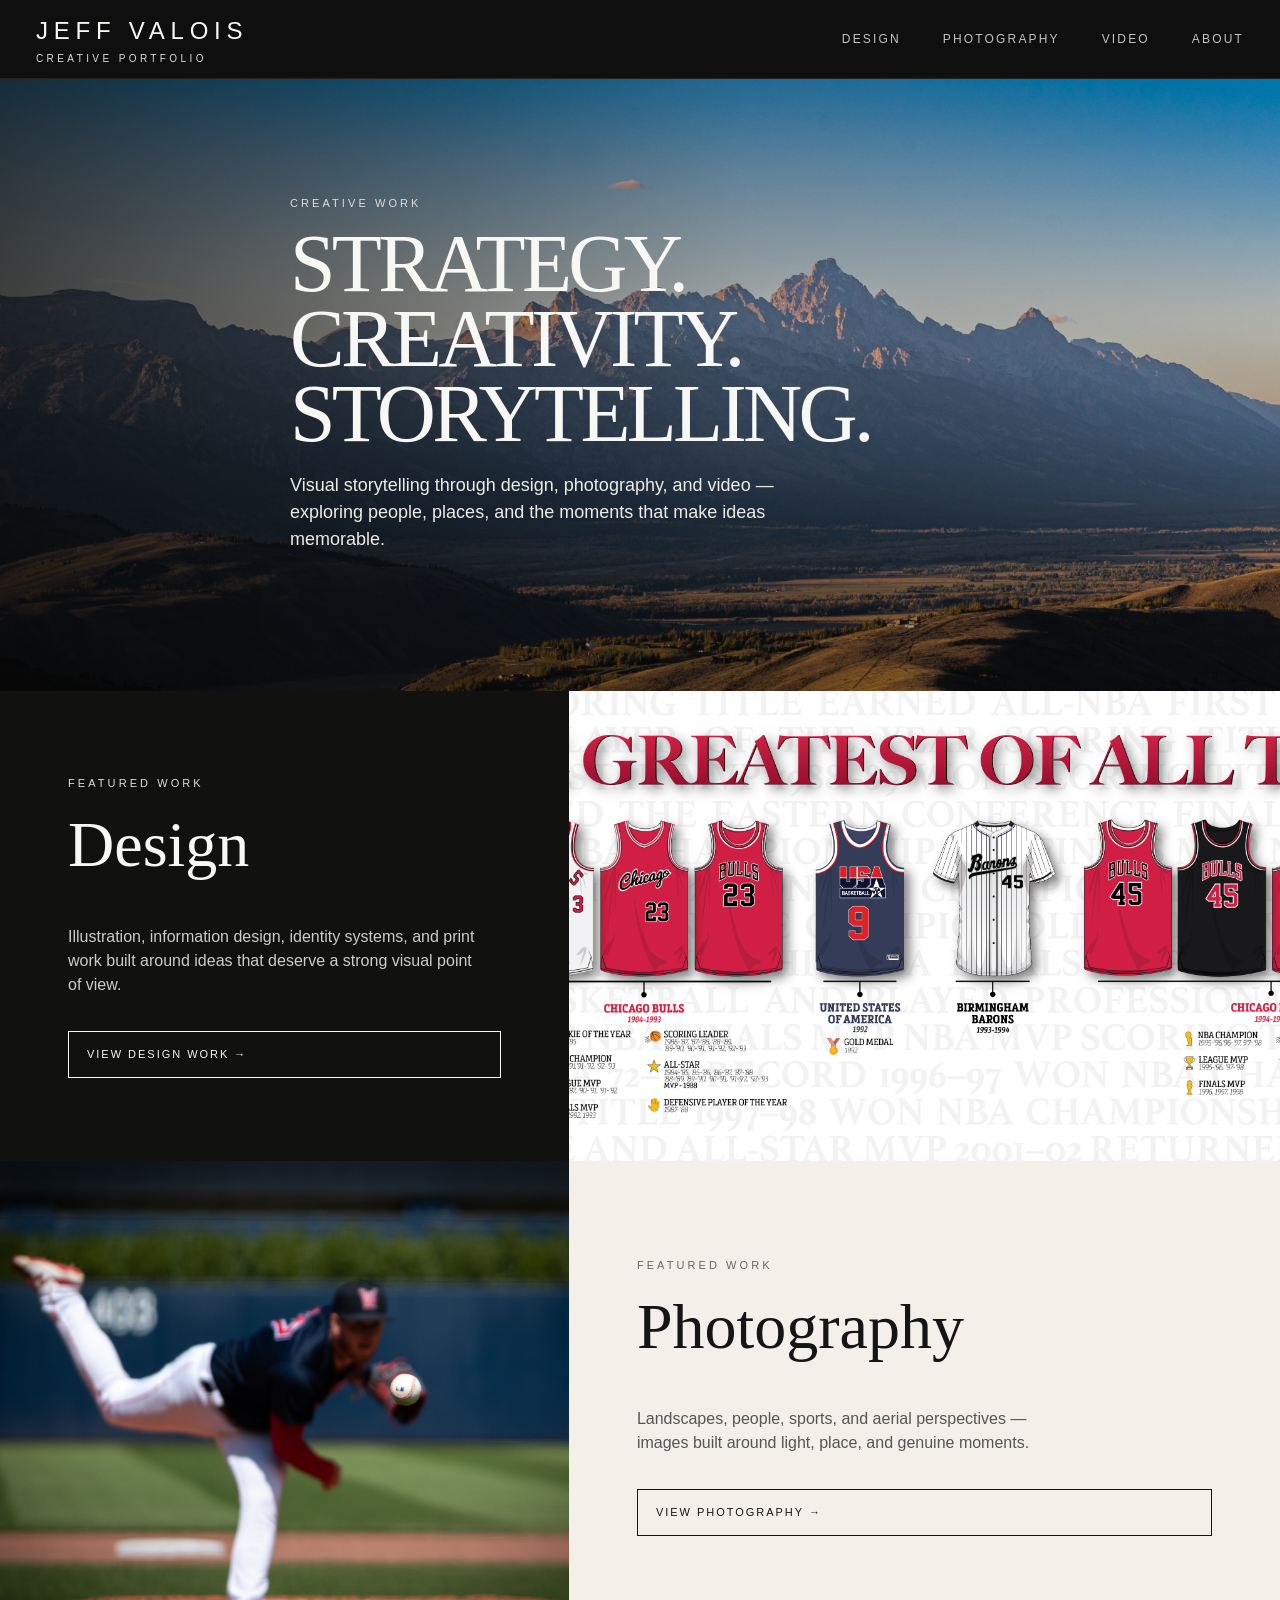
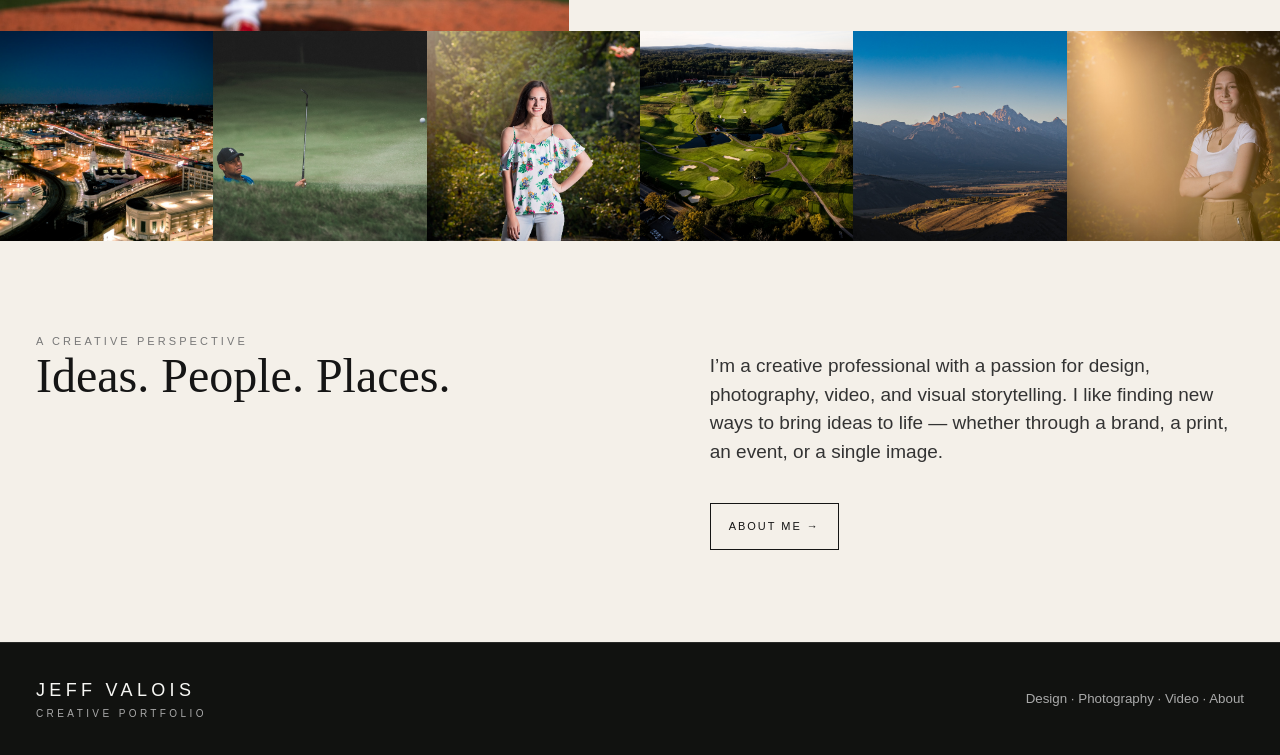
<file: index.html>
<!doctype html><html><head><meta charset="utf-8"><meta name="viewport" content="width=device-width,initial-scale=1"><title>Jeff Valois — Creative Portfolio</title><link rel="stylesheet" href="styles.css"></head><body>
<header class="site-header"><div class="wrap nav"><a class="brand" href="index.html">JEFF VALOIS<small>CREATIVE PORTFOLIO</small></a><nav class="menu"><a href="design.html">Design</a><a href="photography.html">Photography</a><a href="video.html">Video</a><a href="about.html">About</a></nav></div></header>
<section class="hero"><img src="assets/DSC_3585(3).jpg" alt="Mountain landscape"><div class="wrap hero-copy"><div class="eyebrow">Creative work</div><h1 class="display">STRATEGY.<br>CREATIVITY.<br>STORYTELLING.</h1><p>Visual storytelling through design, photography, and video — exploring people, places, and the moments that make ideas memorable.</p></div></section>
<section class="feature-split"><div class="feature-copy"><div class="eyebrow">Featured work</div><h2>Design</h2><p>Illustration, information design, identity systems, and print work built around ideas that deserve a strong visual point of view.</p><a class="button" href="design.html">View design work →</a></div><div class="feature-image"><img src="assets/goat.jpg" alt="The Greatest of All Time print"></div></section>
<section class="feature-split paper"><div class="feature-image"><img src="assets/DSC_6796(1).jpg" alt="Photography"></div><div class="feature-copy"><div class="eyebrow" style="color:#666">Featured work</div><h2>Photography</h2><p style="color:#555">Landscapes, people, sports, and aerial perspectives — images built around light, place, and genuine moments.</p><a class="button" href="photography.html">View photography →</a></div></section>
<div class="photo-strip">
<img src="assets/2(3).jpg" alt="City aerial"><img src="assets/tw-bunker-1(1).jpg" alt="Golf bunker"><img src="assets/bree-6 (1)(2).jpg" alt="Portrait"><img src="assets/DJI_0818(2).jpg" alt="Aerial Golf Photo"><img src="assets/DSC_3585(3).jpg" alt="Grand Teton"><img src="assets/kaylie-11(2).jpg" alt="Portrait at sunset">
</div>
<section class="paper section"><div class="wrap about-grid"><div><div class="eyebrow" style="color:#777">A creative perspective</div><div class="lead">Ideas. People. Places.</div></div><div><p>I’m a creative professional with a passion for design, photography, video, and visual storytelling. I like finding new ways to bring ideas to life — whether through a brand, a print, an event, or a single image.</p><a class="button" href="about.html">About me →</a></div></div></section>
<footer class="footer"><div class="wrap"><div class="brand" style="font-size:18px">JEFF VALOIS<small>CREATIVE PORTFOLIO</small></div><small>Design · Photography · Video · About</small></div></footer>
</body></html>
</file>
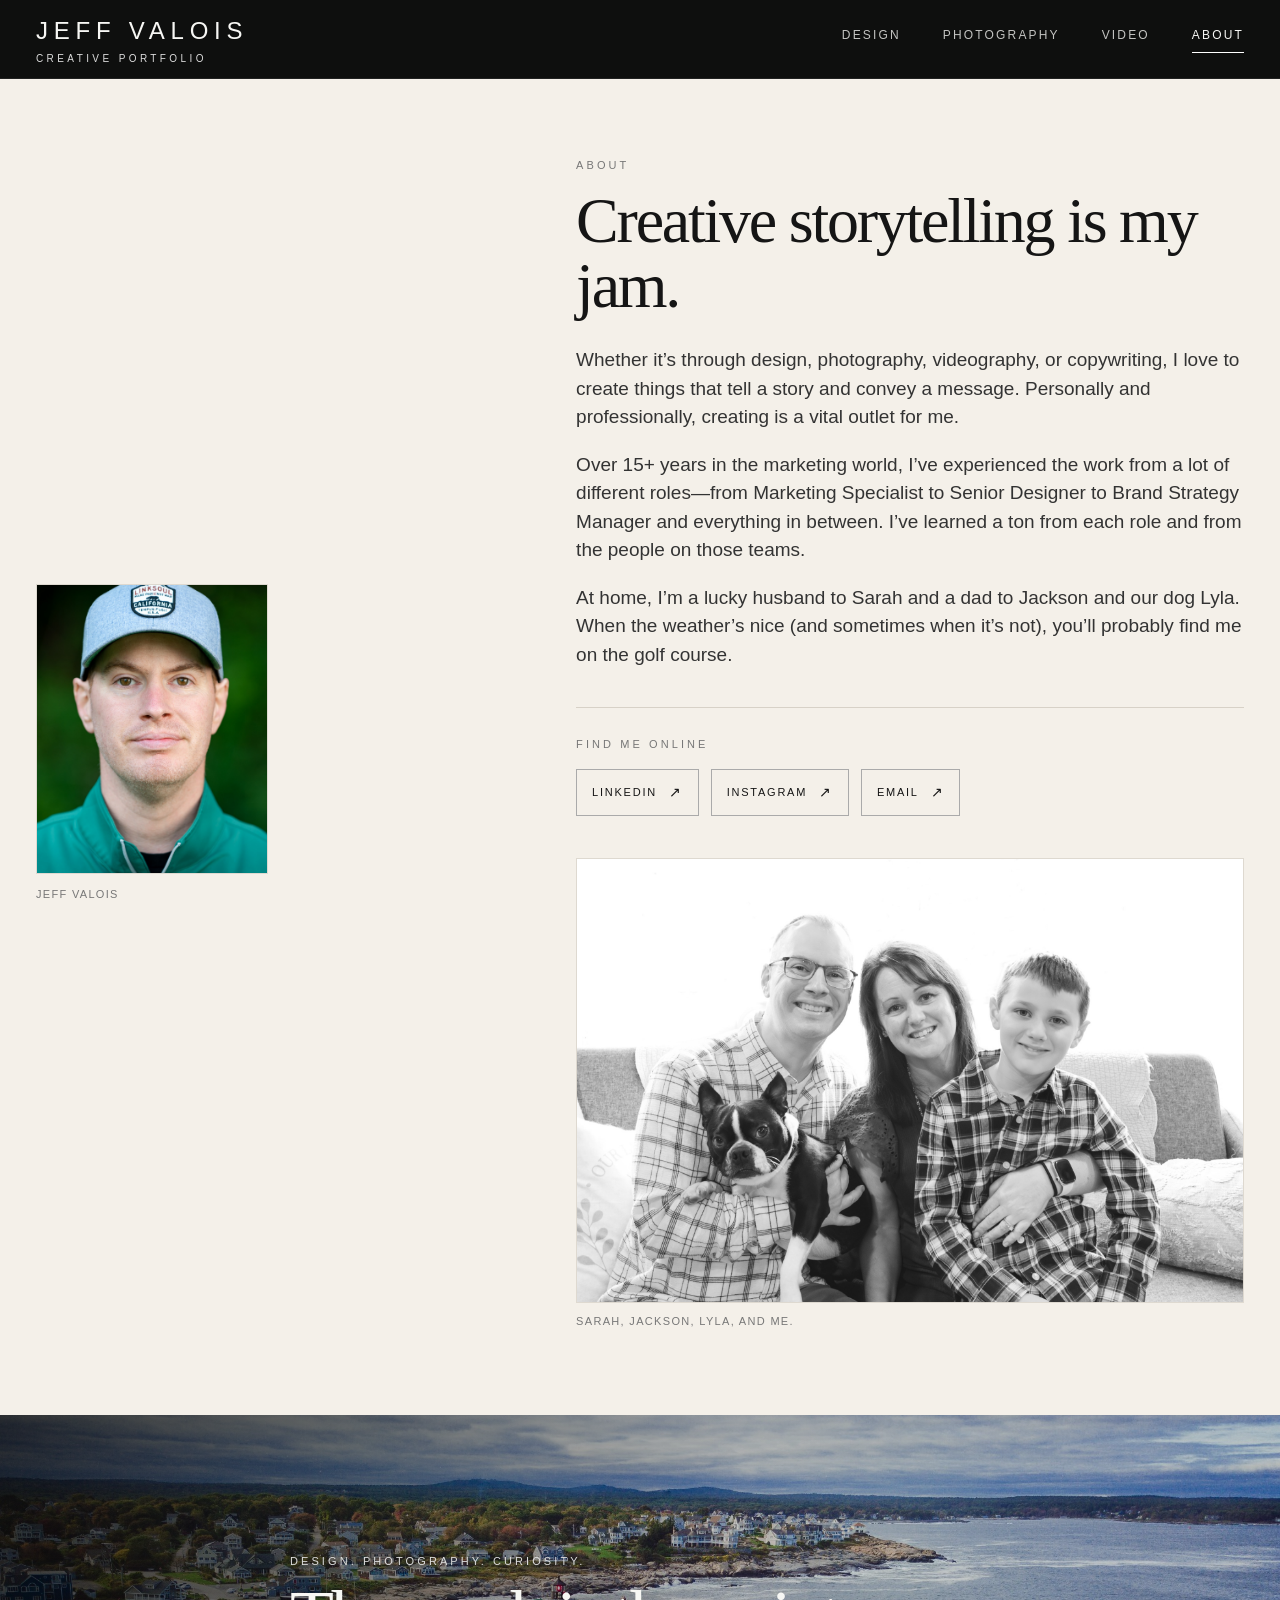
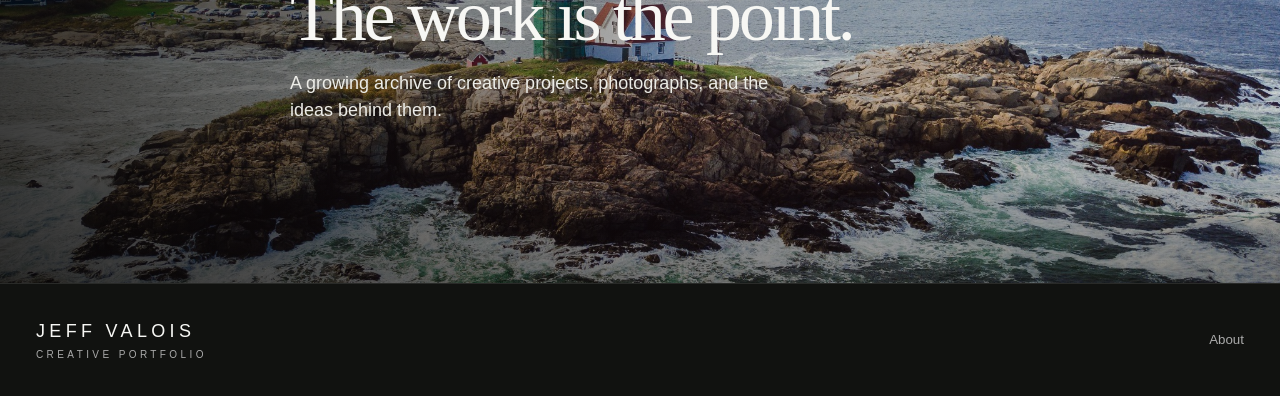
<file: about.html>
<!doctype html>
<html>
<head>
  <meta charset="utf-8">
  <meta name="viewport" content="width=device-width,initial-scale=1">
  <title>About — Jeff Valois</title>
  <link rel="stylesheet" href="styles.css">
</head>
<body>
<header class="site-header">
  <div class="wrap nav">
    <a class="brand" href="index.html">JEFF VALOIS<small>CREATIVE PORTFOLIO</small></a>
    <nav class="menu">
      <a href="design.html">Design</a>
      <a href="photography.html">Photography</a>
      <a href="video.html">Video</a>
      <a class="active" href="about.html">About</a>
    </nav>
  </div>
</header>

<section class="paper section about-intro">
  <div class="wrap about-profile">
    <div class="about-portrait">
      <img src="assets/headshot.jpg" alt="Portrait of Jeff Valois">
      <small>Jeff Valois</small>
    </div>
    <div class="about-copy">
      <div class="eyebrow" style="color:#777">About</div>
      <div class="lead">Creative storytelling is my jam.</div>
      <p>Whether it’s through design, photography, videography, or copywriting, I love to create things that tell a story and convey a message. Personally and professionally, creating is a vital outlet for me.</p>
      <p>Over 15+ years in the marketing world, I’ve experienced the work from a lot of different roles—from Marketing Specialist to Senior Designer to Brand Strategy Manager and everything in between. I’ve learned a ton from each role and from the people on those teams.</p>
      <p>At home, I’m a lucky husband to Sarah and a dad to Jackson and our dog Lyla. When the weather’s nice (and sometimes when it’s not), you’ll probably find me on the golf course.</p>

      <div class="contact-block">
        <div class="eyebrow" style="color:#777">Find me online</div>
        <div class="contact-links">
          <a href="https://www.linkedin.com/in/jeffvalois/" target="_blank" rel="noreferrer">LinkedIn <span>↗</span></a>
          <a href="https://www.instagram.com/jeffvalois/" target="_blank" rel="noreferrer">Instagram <span>↗</span></a>
          <a href="mailto:jeff.valois@gmail.com">Email <span>↗</span></a>
        </div>
      </div>

      <figure class="about-family">
        <img src="assets/family.jpg" alt="Jeff Valois with his family and dog">
        <figcaption>Sarah, Jackson, Lyla, and me.</figcaption>
      </figure>
    </div>
  </div>
</section>

<section class="hero" style="min-height:52vh">
  <img src="assets/nubble-1(2).jpg" alt="Nubble Lighthouse">
  <div class="wrap hero-copy">
    <div class="eyebrow">Design. Photography. Curiosity.</div>
    <h1 class="display" style="font-size:72px">The work is the point.</h1>
    <p>A growing archive of creative projects, photographs, and the ideas behind them.</p>
  </div>
</section>

<footer class="footer">
  <div class="wrap">
    <div class="brand" style="font-size:18px">JEFF VALOIS<small>CREATIVE PORTFOLIO</small></div>
    <small>About</small>
  </div>
</footer>
</body>
</html>
</file>
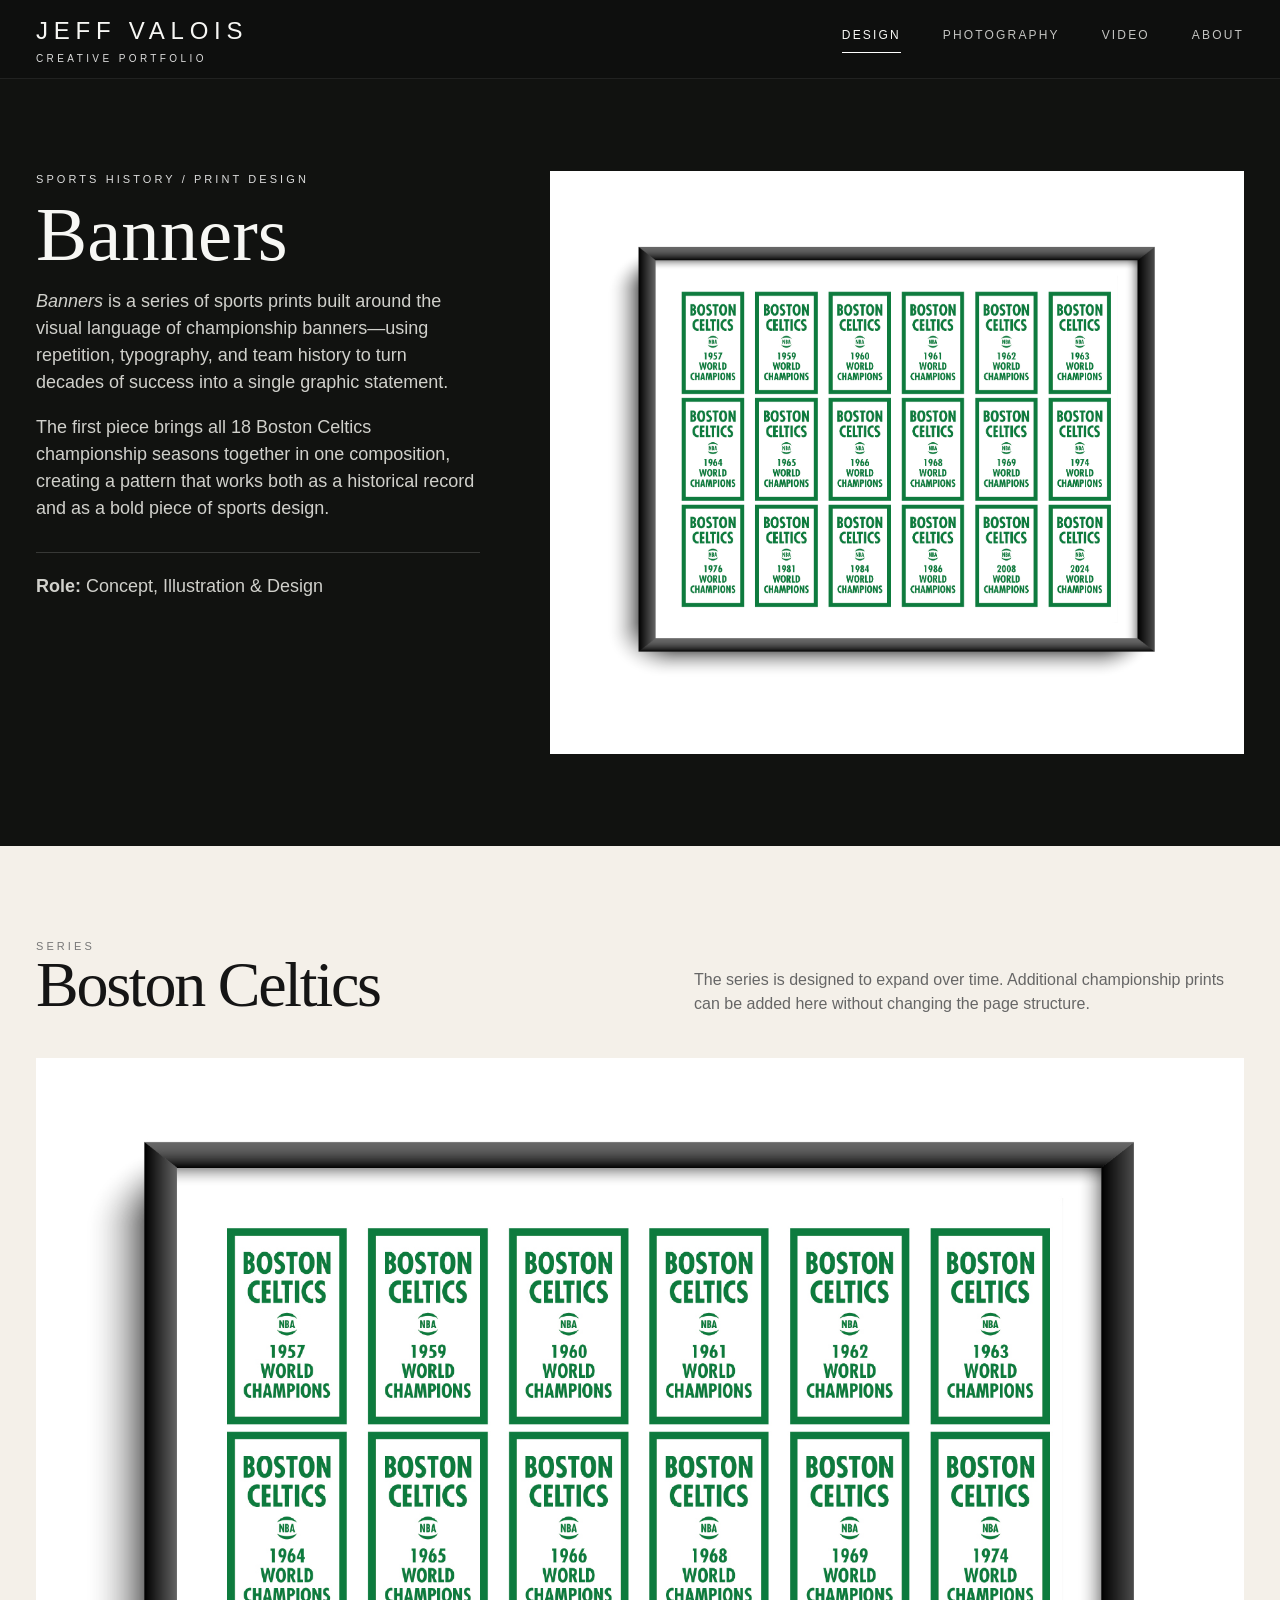
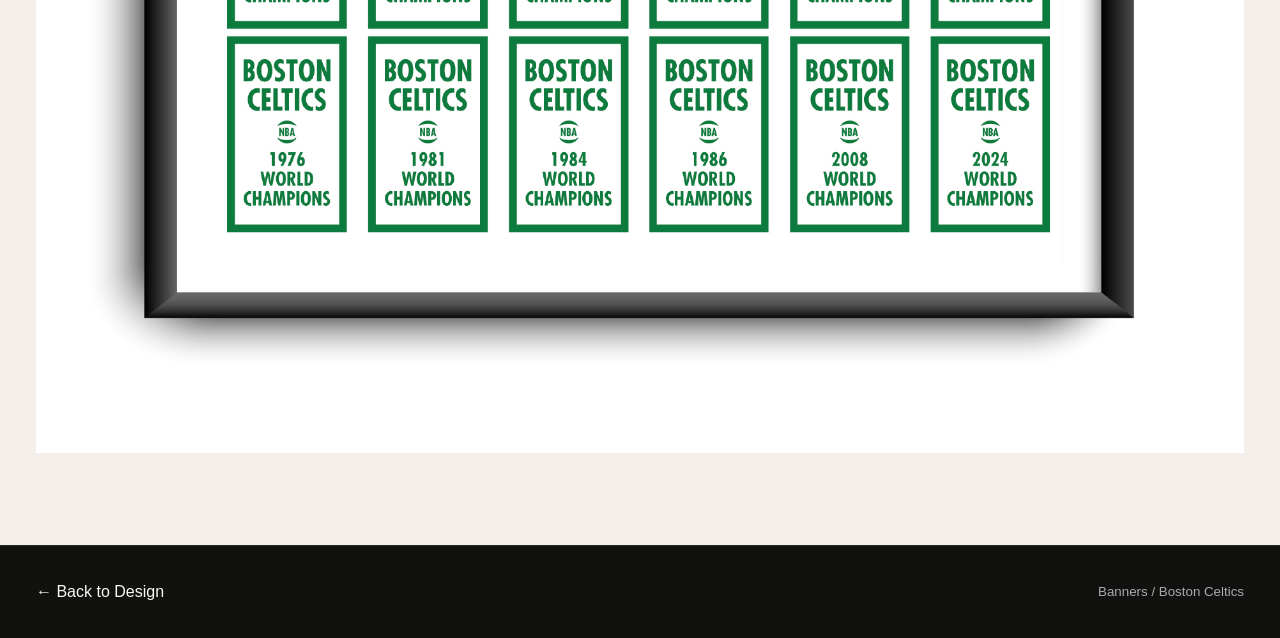
<file: banners.html>
<!doctype html><html><head><meta charset="utf-8"><meta name="viewport" content="width=device-width,initial-scale=1"><title>Banners — Jeff Valois</title><link rel="stylesheet" href="styles.css"></head><body>
<header class="site-header"><div class="wrap nav"><a class="brand" href="index.html">JEFF VALOIS<small>CREATIVE PORTFOLIO</small></a><nav class="menu"><a class="active" href="design.html">Design</a><a href="photography.html">Photography</a><a href="video.html">Video</a><a href="about.html">About</a></nav></div></header>
<section class="section"><div class="wrap intro-grid"><div class="project-copy"><div class="eyebrow">Sports history / print design</div><h1>Banners</h1><p><em>Banners</em> is a series of sports prints built around the visual language of championship banners—using repetition, typography, and team history to turn decades of success into a single graphic statement.</p><p>The first piece brings all 18 Boston Celtics championship seasons together in one composition, creating a pattern that works both as a historical record and as a bold piece of sports design.</p><p class="role"><strong>Role:</strong> Concept, Illustration &amp; Design</p></div><div class="banners-stage"><img src="assets/banners.jpg" alt="Boston Celtics championship banners print"></div></div></section>
<section class="paper section"><div class="wrap"><div class="section-head"><div><div class="eyebrow" style="color:#777">Series</div><h2>Boston Celtics</h2></div><p>The series is designed to expand over time. Additional championship prints can be added here without changing the page structure.</p></div><img src="assets/banners.jpg" alt="Celtics banners print"></div></section>
<footer class="footer"><div class="wrap"><a href="design.html">← Back to Design</a><small>Banners / Boston Celtics</small></div></footer></body></html>
</file>
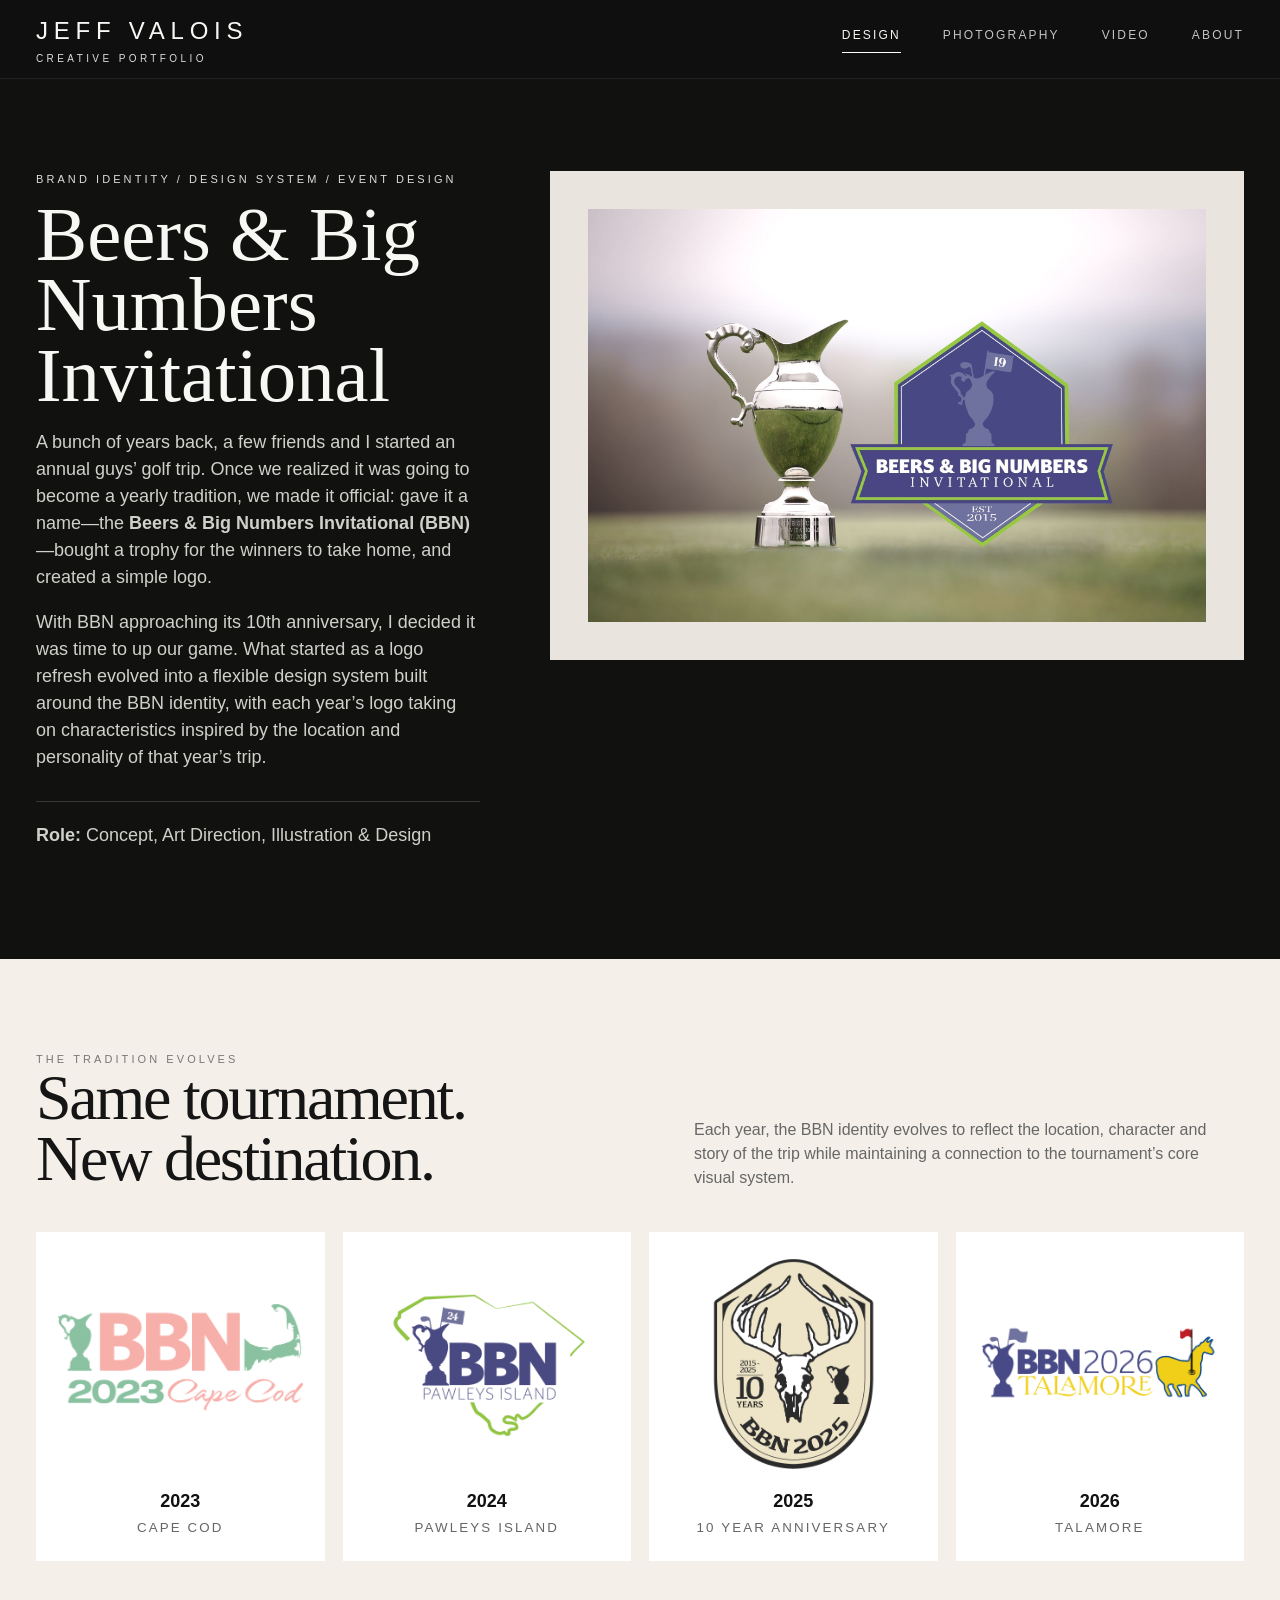
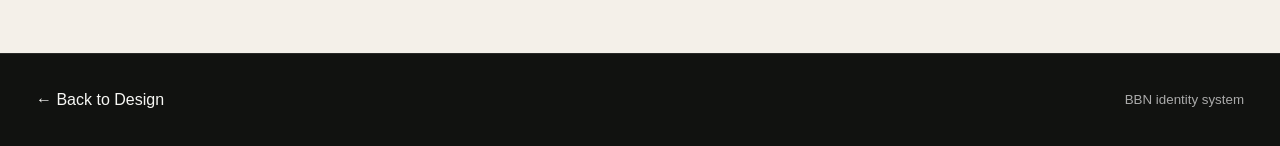
<file: bbn.html>
<!doctype html><html><head><meta charset="utf-8"><meta name="viewport" content="width=device-width,initial-scale=1"><title>Beers & Big Numbers Invitational — Jeff Valois</title><link rel="stylesheet" href="styles.css"></head><body>
<header class="site-header"><div class="wrap nav"><a class="brand" href="index.html">JEFF VALOIS<small>CREATIVE PORTFOLIO</small></a><nav class="menu"><a class="active" href="design.html">Design</a><a href="photography.html">Photography</a><a href="video.html">Video</a><a href="about.html">About</a></nav></div></header>
<section class="section"><div class="wrap intro-grid"><div class="project-copy"><div class="eyebrow">Brand identity / design system / event design</div><h1>Beers &amp; Big Numbers Invitational</h1><p>A bunch of years back, a few friends and I started an annual guys’ golf trip. Once we realized it was going to become a yearly tradition, we made it official: gave it a name—the <strong>Beers &amp; Big Numbers Invitational (BBN)</strong>—bought a trophy for the winners to take home, and created a simple logo.</p><p>With BBN approaching its 10th anniversary, I decided it was time to up our game. What started as a logo refresh evolved into a flexible design system built around the BBN identity, with each year’s logo taking on characteristics inspired by the location and personality of that year’s trip.</p><p class="role"><strong>Role:</strong> Concept, Art Direction, Illustration &amp; Design</p></div><div class="project-hero"><img src="assets/1708095747876.jpeg" alt="Beers & Big Numbers Invitational"></div></div></section>
<section class="paper section"><div class="wrap"><div class="section-head"><div><div class="eyebrow" style="color:#777">The tradition evolves</div><h2>Same tournament.<br>New destination.</h2></div><p>Each year, the BBN identity evolves to reflect the location, character and story of the trip while maintaining a connection to the tournament’s core visual system.</p></div><div class="year-grid"><div class="year-card"><img src="assets/bbn_2023_logo.png"><h4>2023</h4><small>Cape Cod</small></div><div class="year-card"><img src="assets/bbn2024-logo.png"><h4>2024</h4><small>Pawleys Island</small></div><div class="year-card"><img src="assets/bbn-2025.png"><h4>2025</h4><small>10 Year Anniversary</small></div><div class="year-card"><img src="assets/logo-2026.png"><h4>2026</h4><small>Talamore</small></div></div></div></section>
<footer class="footer"><div class="wrap"><a href="design.html">← Back to Design</a><small>BBN identity system</small></div></footer></body></html>
</file>
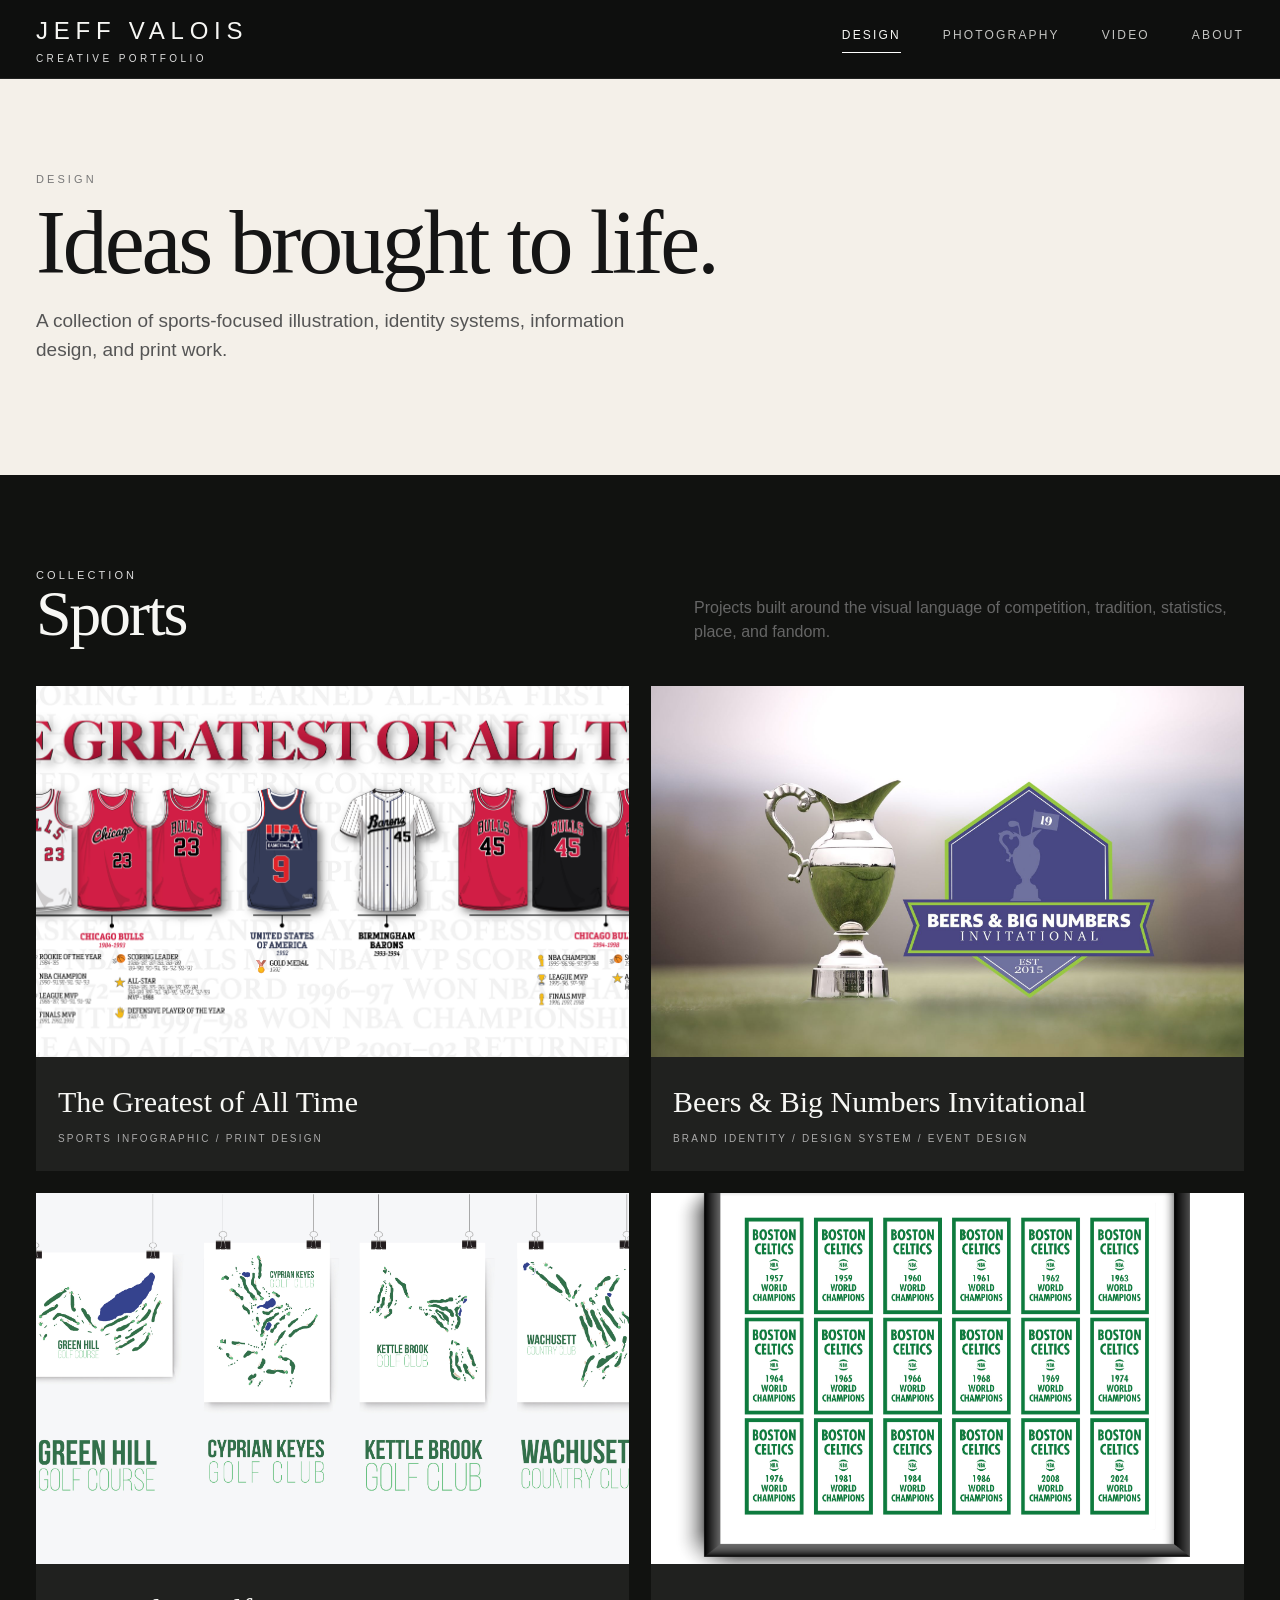
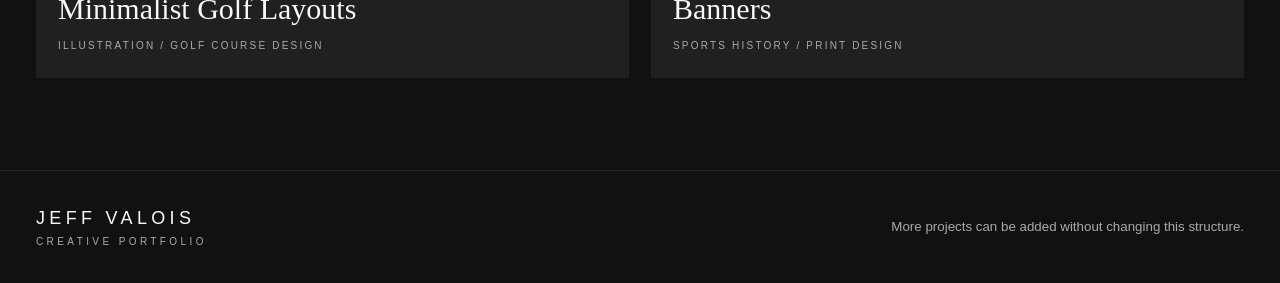
<file: design.html>
<!doctype html><html><head><meta charset="utf-8"><meta name="viewport" content="width=device-width,initial-scale=1"><title>Design — Jeff Valois</title><link rel="stylesheet" href="styles.css"></head><body>
<header class="site-header"><div class="wrap nav"><a class="brand" href="index.html">JEFF VALOIS<small>CREATIVE PORTFOLIO</small></a><nav class="menu"><a class="active" href="design.html">Design</a><a href="photography.html">Photography</a><a href="video.html">Video</a><a href="about.html">About</a></nav></div></header>
<section class="paper section"><div class="wrap"><div class="eyebrow" style="color:#777">Design</div><h1 class="title" style="font-size:90px;margin-top:12px">Ideas brought to life.</h1><p style="max-width:650px;font-size:19px;color:#555;margin-top:22px">A collection of sports-focused illustration, identity systems, information design, and print work.</p></div></section>
<section class="section"><div class="wrap"><div class="section-head"><div><div class="eyebrow">Collection</div><h2>Sports</h2></div><p>Projects built around the visual language of competition, tradition, statistics, place, and fandom.</p></div><div class="grid two">
<a class="card" href="greatest.html"><img src="assets/goat.jpg" alt="The Greatest of All Time"><div class="card-body"><h3>The Greatest of All Time</h3><div class="meta">Sports infographic / print design</div></div></a>
<a class="card" href="bbn.html"><img src="assets/1708095747876.jpeg" alt="BBN Invitational"><div class="card-body"><h3>Beers & Big Numbers Invitational</h3><div class="meta">Brand identity / design system / event design</div></div></a>
<a class="card" href="golf-layouts.html"><img src="assets/golf.jpg" alt="Minimalist Golf Layouts"><div class="card-body"><h3>Minimalist Golf Layouts</h3><div class="meta">Illustration / golf course design</div></div></a>
<a class="card" href="banners.html"><img src="assets/banners.jpg" alt="Banners"><div class="card-body"><h3>Banners</h3><div class="meta">Sports history / print design</div></div></a>
</div></div></section>
<footer class="footer"><div class="wrap"><div class="brand" style="font-size:18px">JEFF VALOIS<small>CREATIVE PORTFOLIO</small></div><small>More projects can be added without changing this structure.</small></div></footer>
</body></html>
</file>
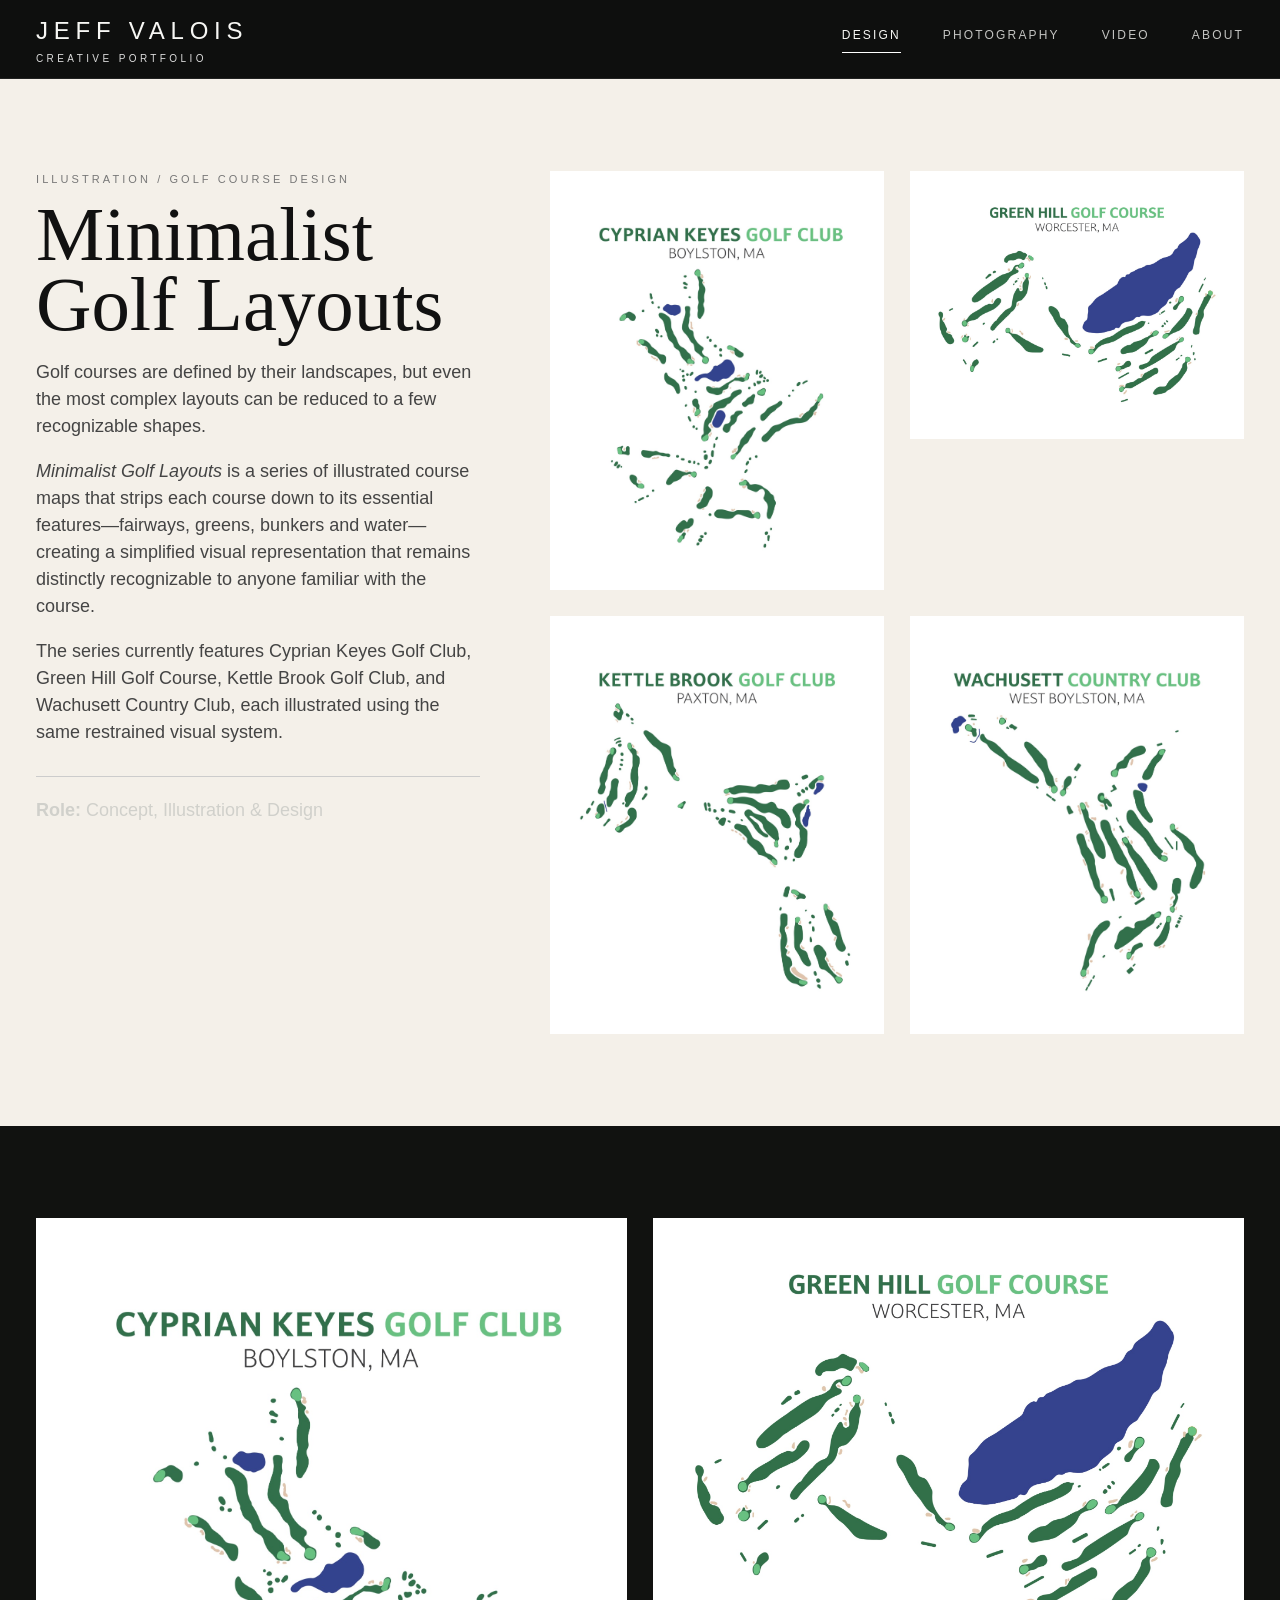
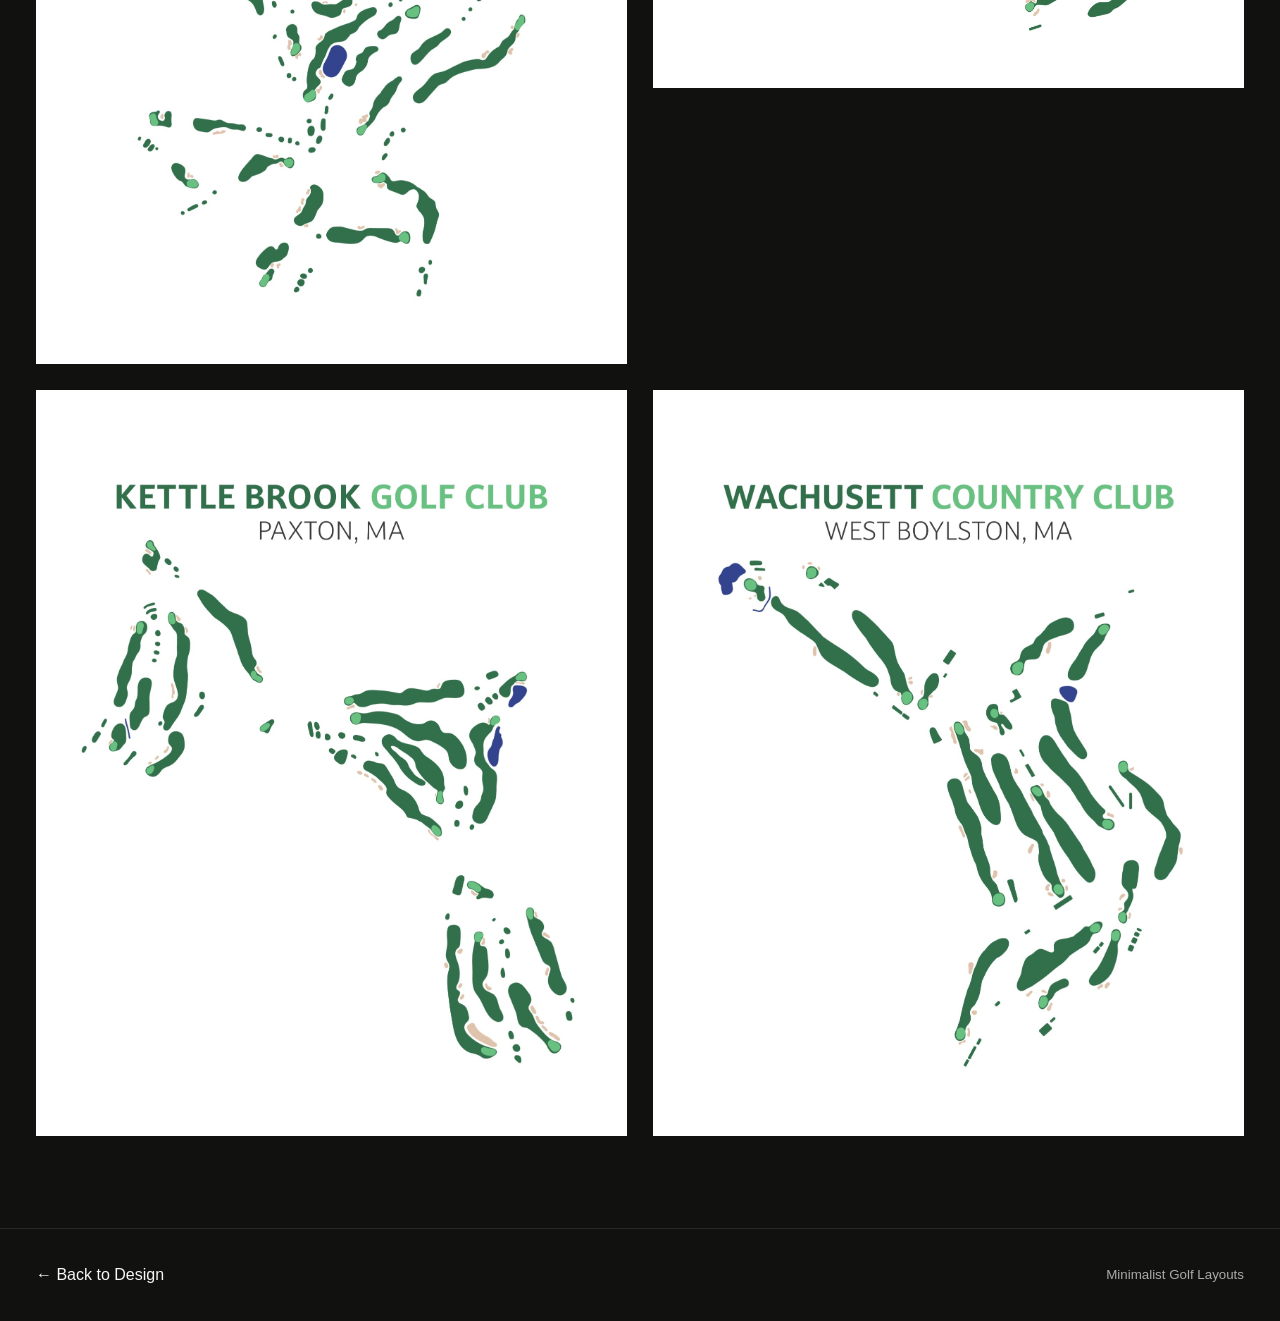
<file: golf-layouts.html>
<!doctype html><html><head><meta charset="utf-8"><meta name="viewport" content="width=device-width,initial-scale=1"><title>Minimalist Golf Layouts — Jeff Valois</title><link rel="stylesheet" href="styles.css"></head><body>
<header class="site-header"><div class="wrap nav"><a class="brand" href="index.html">JEFF VALOIS<small>CREATIVE PORTFOLIO</small></a><nav class="menu"><a class="active" href="design.html">Design</a><a href="photography.html">Photography</a><a href="video.html">Video</a><a href="about.html">About</a></nav></div></header>
<section class="paper section"><div class="wrap intro-grid"><div class="project-copy" style="color:#111"><div class="eyebrow" style="color:#777">Illustration / Golf course design</div><h1>Minimalist Golf Layouts</h1><p style="color:#444">Golf courses are defined by their landscapes, but even the most complex layouts can be reduced to a few recognizable shapes.</p><p style="color:#444"><em>Minimalist Golf Layouts</em> is a series of illustrated course maps that strips each course down to its essential features—fairways, greens, bunkers and water—creating a simplified visual representation that remains distinctly recognizable to anyone familiar with the course.</p><p style="color:#444">The series currently features Cyprian Keyes Golf Club, Green Hill Golf Course, Kettle Brook Golf Club, and Wachusett Country Club, each illustrated using the same restrained visual system.</p><p class="role" style="border-color:#ccc"><strong>Role:</strong> Concept, Illustration &amp; Design</p></div><div class="maps"><img src="assets/cyprian-11x14_2023-01.jpg"><img src="assets/GH-11x14-new_routing-01.jpg"><img src="assets/kettle-brook_2023-01.jpg"><img src="assets/wachusett-11x14_2023-01.jpg"></div></div></section>
<section class="section"><div class="wrap maps"><img src="assets/cyprian-11x14_2023-01.jpg"><img src="assets/GH-11x14-new_routing-01.jpg"><img src="assets/kettle-brook_2023-01.jpg"><img src="assets/wachusett-11x14_2023-01.jpg"></div></section>
<footer class="footer"><div class="wrap"><a href="design.html">← Back to Design</a><small>Minimalist Golf Layouts</small></div></footer></body></html>
</file>
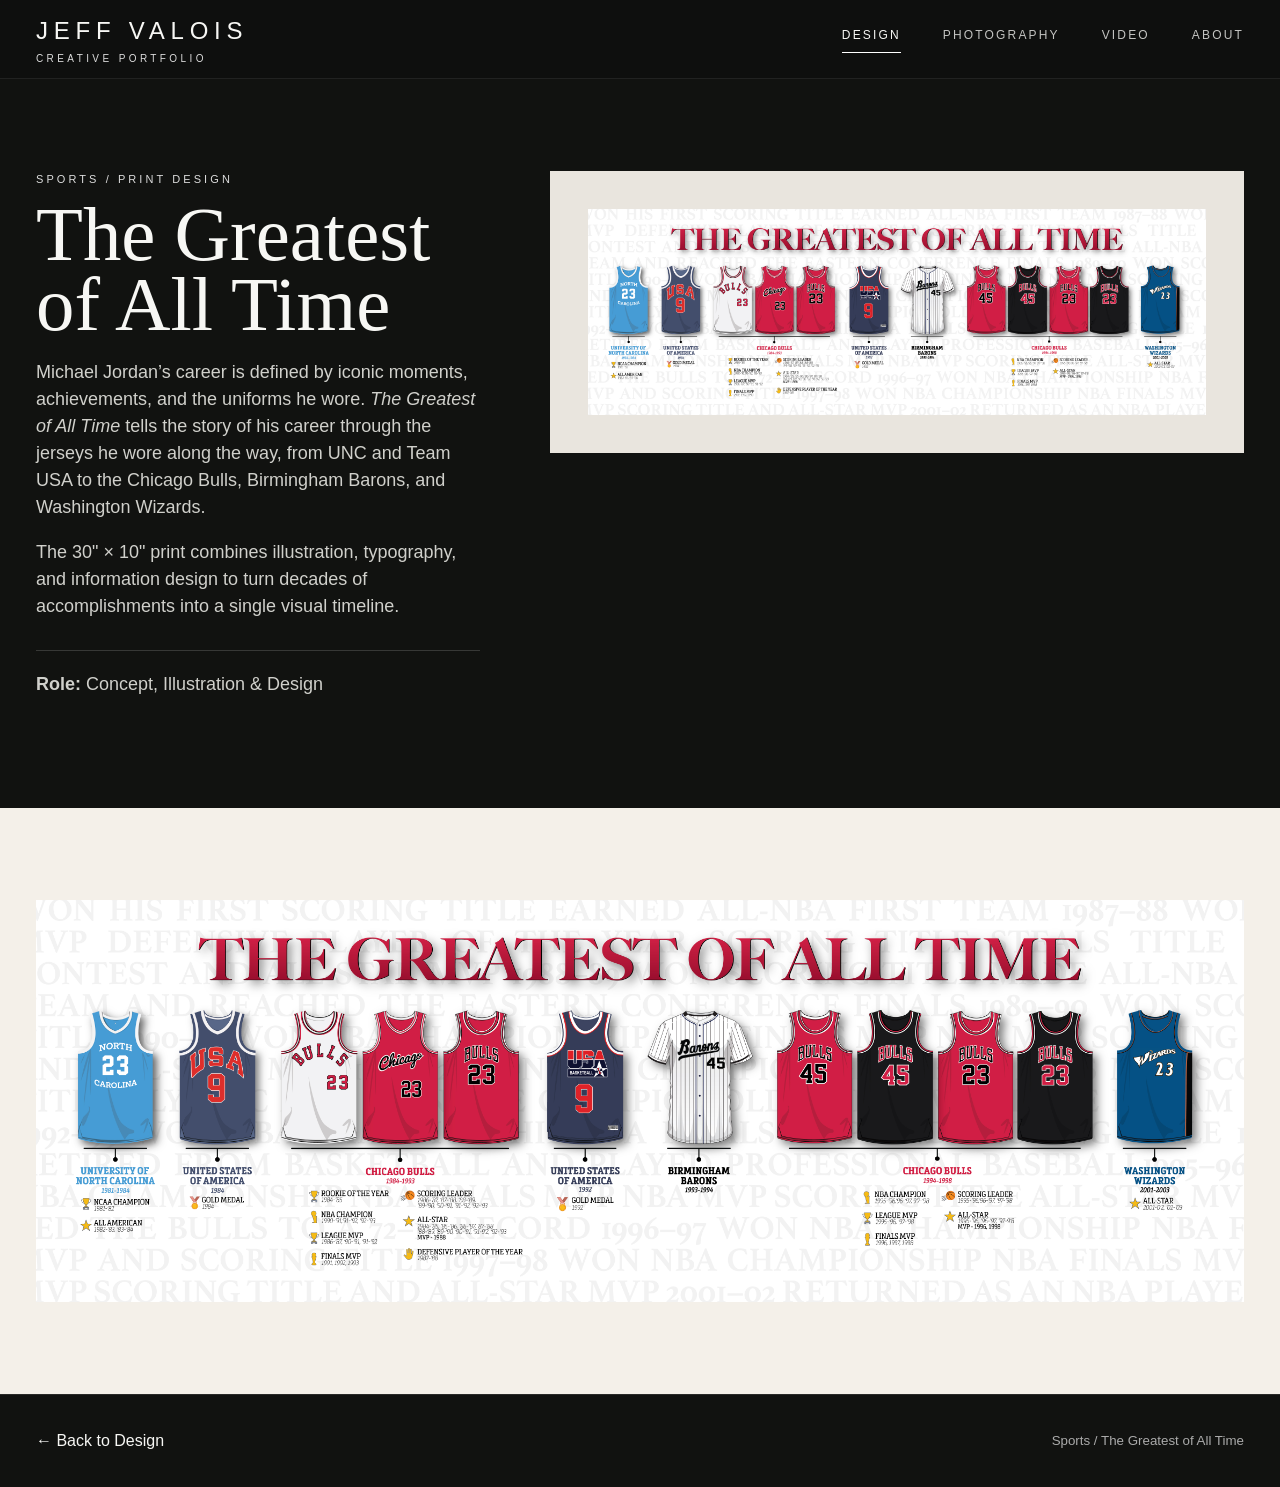
<file: greatest.html>
<!doctype html><html><head><meta charset="utf-8"><meta name="viewport" content="width=device-width,initial-scale=1"><title>The Greatest of All Time — Jeff Valois</title><link rel="stylesheet" href="styles.css"></head><body>
<header class="site-header"><div class="wrap nav"><a class="brand" href="index.html">JEFF VALOIS<small>CREATIVE PORTFOLIO</small></a><nav class="menu"><a class="active" href="design.html">Design</a><a href="photography.html">Photography</a><a href="video.html">Video</a><a href="about.html">About</a></nav></div></header>
<section class="section"><div class="wrap intro-grid"><div class="project-copy"><div class="eyebrow">Sports / Print design</div><h1>The Greatest of All Time</h1><p>Michael Jordan’s career is defined by iconic moments, achievements, and the uniforms he wore. <em>The Greatest of All Time</em> tells the story of his career through the jerseys he wore along the way, from UNC and Team USA to the Chicago Bulls, Birmingham Barons, and Washington Wizards.</p><p>The 30&quot; × 10&quot; print combines illustration, typography, and information design to turn decades of accomplishments into a single visual timeline.</p><p class="role"><strong>Role:</strong> Concept, Illustration &amp; Design</p></div><div class="project-hero"><img src="assets/goat.jpg" alt="The Greatest of All Time"></div></div></section>
<section class="paper section"><div class="wrap"><img src="assets/goat.jpg" alt="Full Jordan print" style="width:100%"></div></section>
<footer class="footer"><div class="wrap"><a href="design.html">← Back to Design</a><small>Sports / The Greatest of All Time</small></div></footer></body></html>
</file>
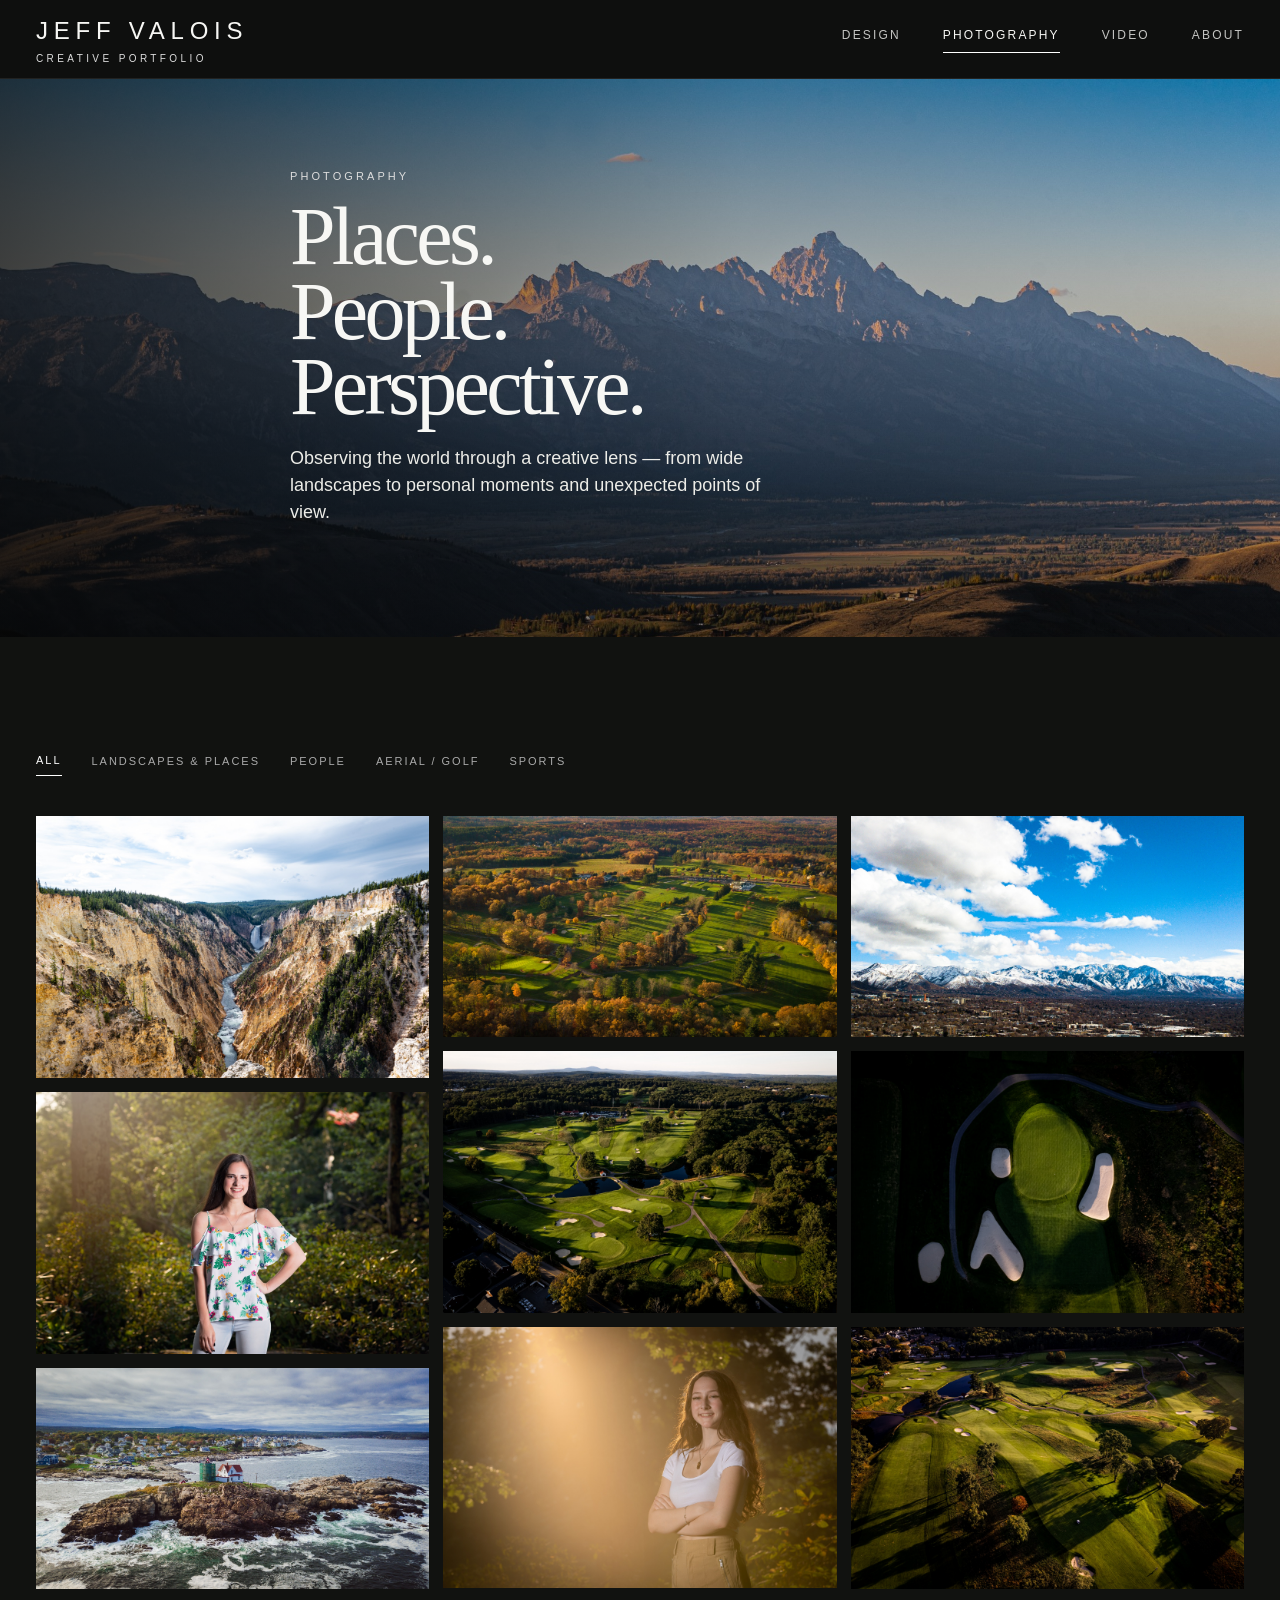
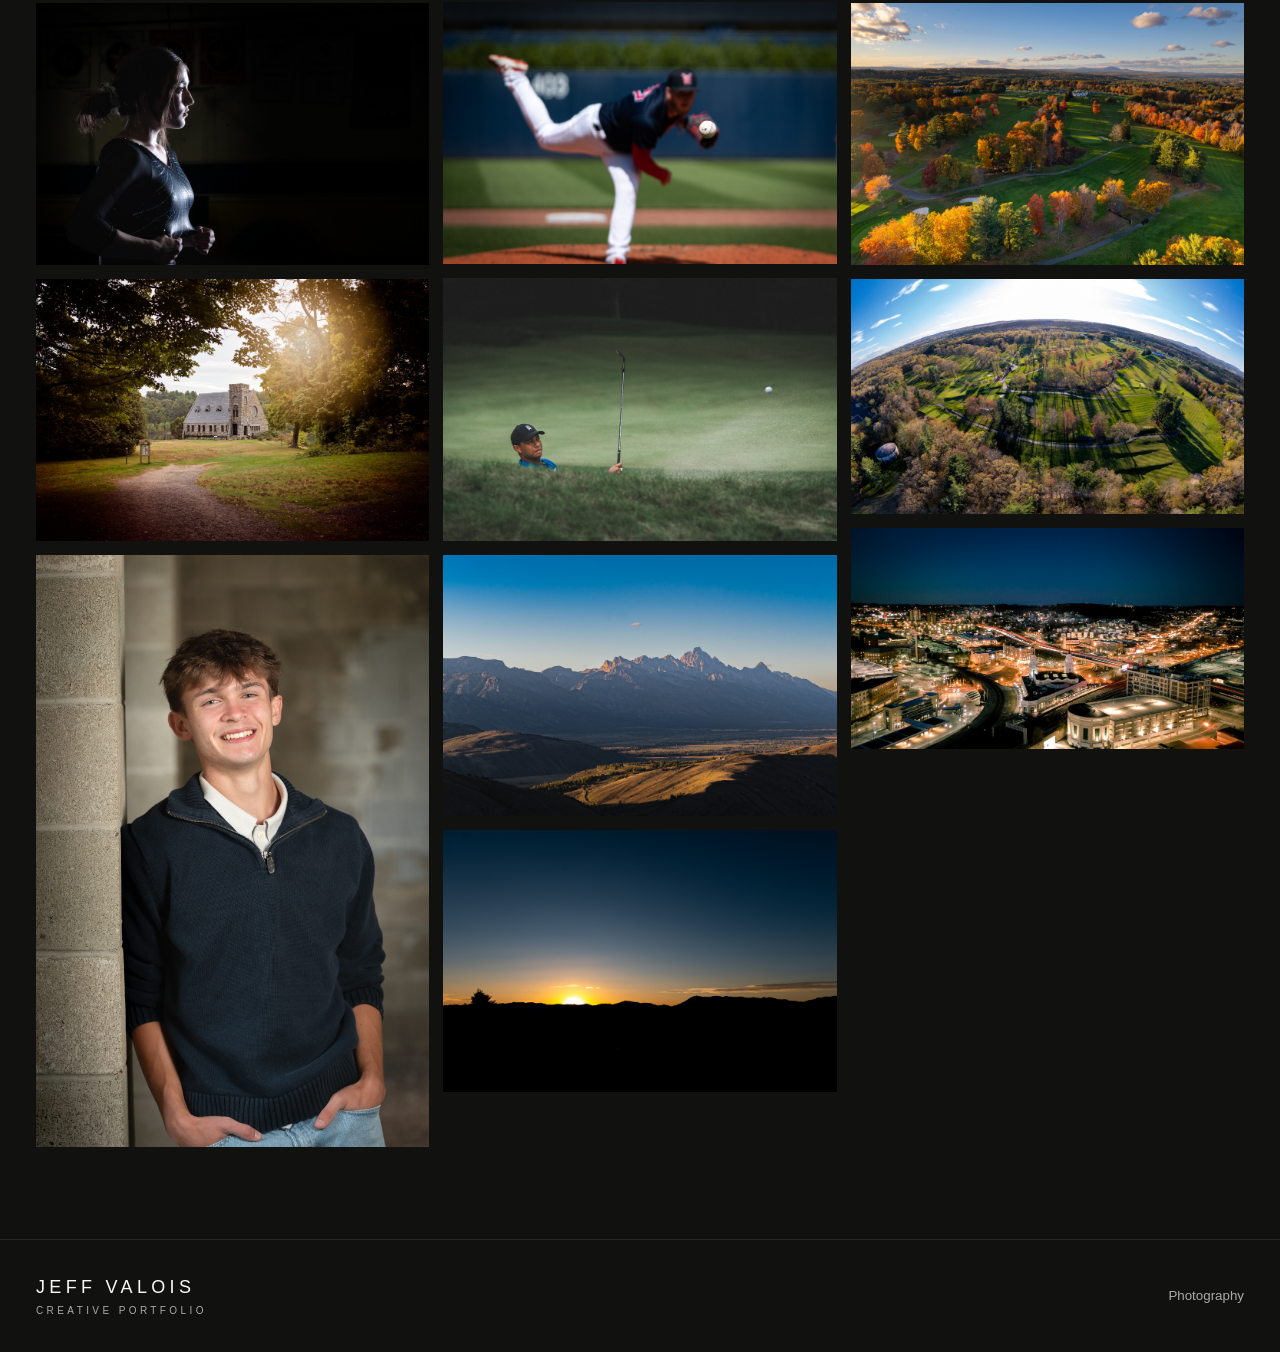
<file: photography.html>
<!doctype html><html><head><meta charset="utf-8"><meta name="viewport" content="width=device-width,initial-scale=1"><title>Photography — Jeff Valois</title><link rel="stylesheet" href="styles.css"><script defer src="script.js"></script></head><body>
<header class="site-header"><div class="wrap nav"><a class="brand" href="index.html">JEFF VALOIS<small>CREATIVE PORTFOLIO</small></a><nav class="menu"><a href="design.html">Design</a><a class="active" href="photography.html">Photography</a><a href="video.html">Video</a><a href="about.html">About</a></nav></div></header>
<section class="hero" style="min-height:62vh"><img src="assets/DSC_3585(3).jpg" alt="Grand Teton landscape"><div class="wrap hero-copy"><div class="eyebrow">Photography</div><h1 class="display">Places.<br>People.<br>Perspective.</h1><p>Observing the world through a creative lens — from wide landscapes to personal moments and unexpected points of view.</p></div></section>
<section class="section"><div class="wrap"><div class="filters"><button class="active" data-filter="all">All</button><button data-filter="landscape">Landscapes &amp; Places</button><button data-filter="people">People</button><button data-filter="aerial">Aerial / Golf</button><button data-filter="sports">Sports</button></div><div class="gallery-masonry">
<div class="gallery-item" data-cat="landscape"><img src="assets/DSC_3730(2).jpg"></div><div class="gallery-item" data-cat="people"><img src="assets/bree-6 (1)(2).jpg"></div><div class="gallery-item" data-cat="landscape"><img src="assets/nubble-1(2).jpg"></div><div class="gallery-item" data-cat="people"><img src="assets/DSC_7448 (1)(1).jpg"></div><div class="gallery-item" data-cat="landscape"><img src="assets/DSC_4610-Edit(2).jpg"></div><div class="gallery-item" data-cat="people"><img src="assets/landon-6.jpg"></div><div class="gallery-item" data-cat="aerial"><img src="assets/44(2).jpg"></div><div class="gallery-item" data-cat="aerial"><img src="assets/DJI_0818(2).jpg"></div><div class="gallery-item" data-cat="people"><img src="assets/kaylie-11(2).jpg"></div><div class="gallery-item" data-cat="sports"><img src="assets/DSC_6796(1).jpg"></div><div class="gallery-item" data-cat="sports"><img src="assets/tw-bunker-1(1).jpg"></div><div class="gallery-item" data-cat="landscape"><img src="assets/DSC_3585(3).jpg"></div><div class="gallery-item" data-cat="landscape"><img src="assets/DSC_3602(2).jpg"></div><div class="gallery-item" data-cat="landscape"><img src="assets/salt lake city(2).jpg"></div><div class="gallery-item" data-cat="aerial"><img src="assets/DJI_0821(2).jpg"></div><div class="gallery-item" data-cat="aerial"><img src="assets/DJI_0826(2).jpg"></div><div class="gallery-item" data-cat="aerial"><img src="assets/DJI_0875(2).jpg"></div><div class="gallery-item" data-cat="aerial"><img src="assets/wcc-pano(2).jpg"></div><div class="gallery-item" data-cat="aerial"><img src="assets/2(3).jpg"></div>
</div></div></section><div class="lightbox"><button aria-label="Close">×</button><img alt="Expanded photograph"></div>
<footer class="footer"><div class="wrap"><div class="brand" style="font-size:18px">JEFF VALOIS<small>CREATIVE PORTFOLIO</small></div><small>Photography</small></div></footer></body></html>
</file>
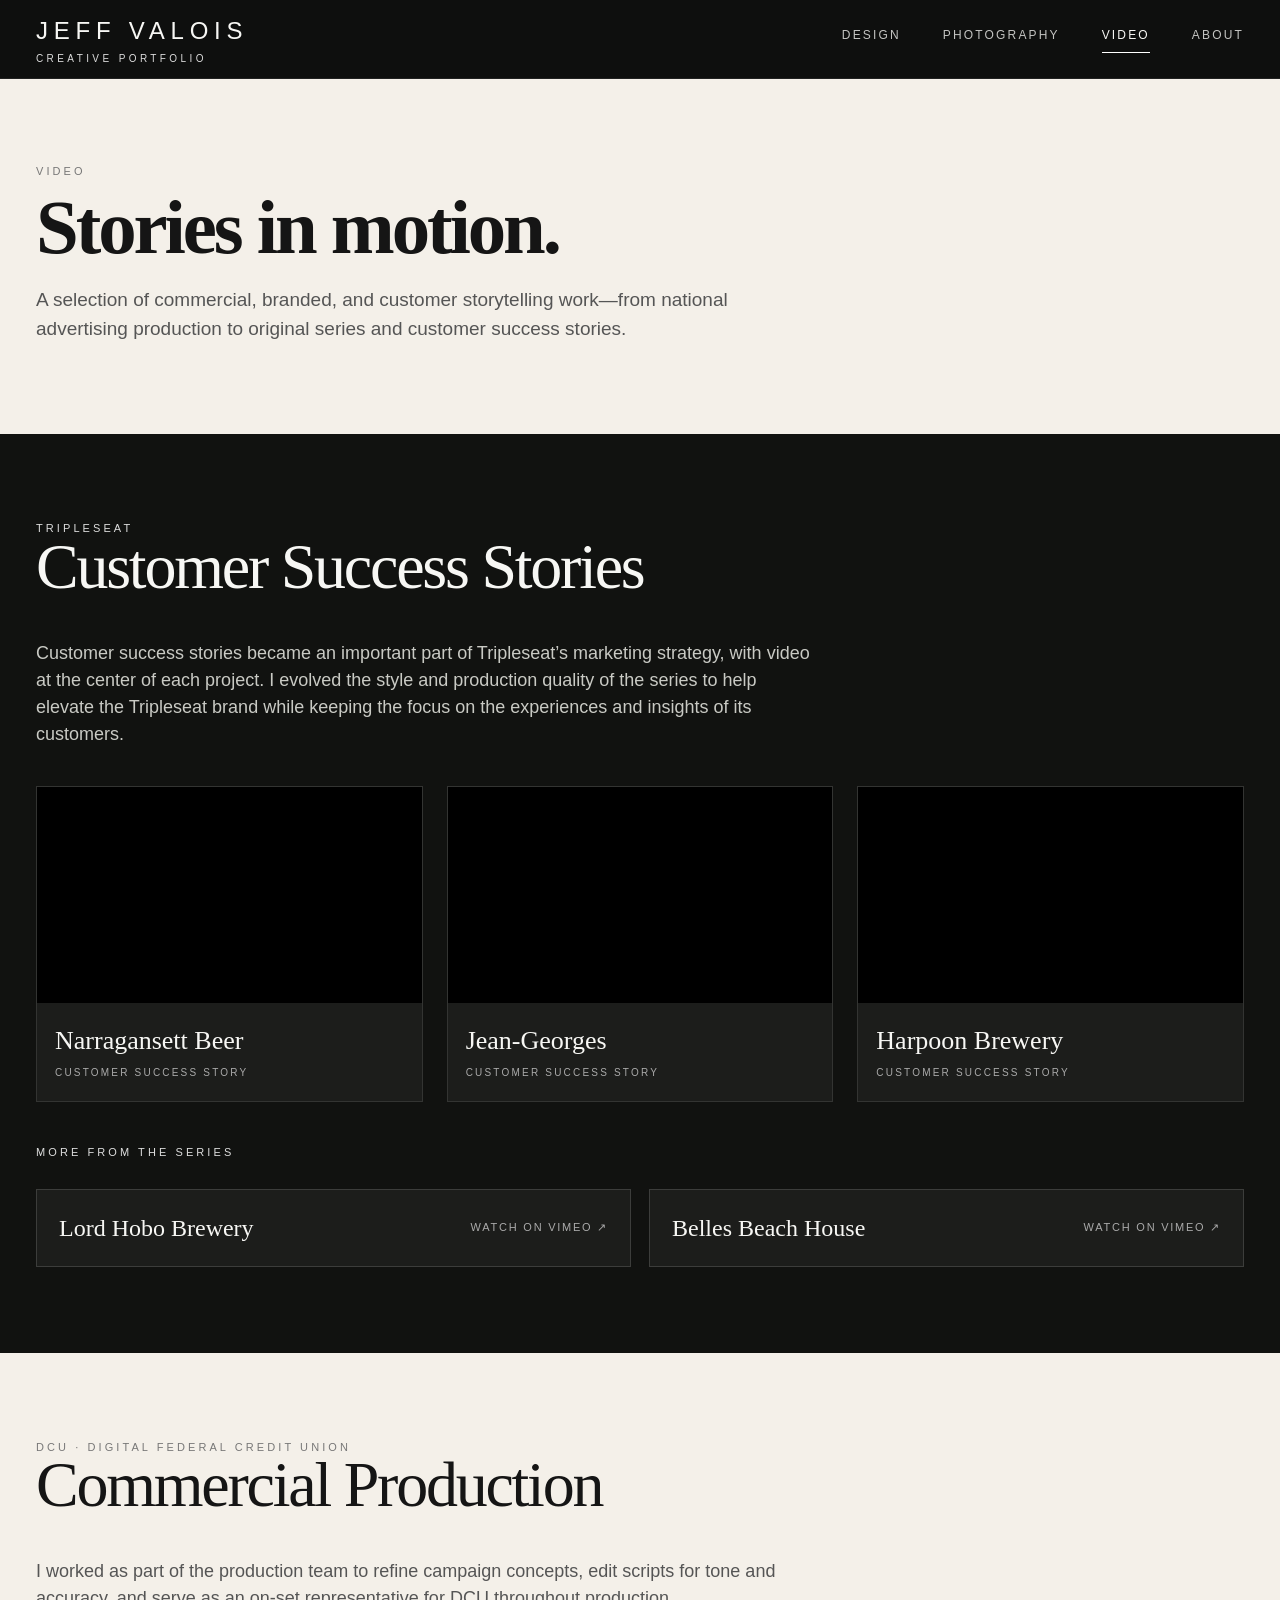
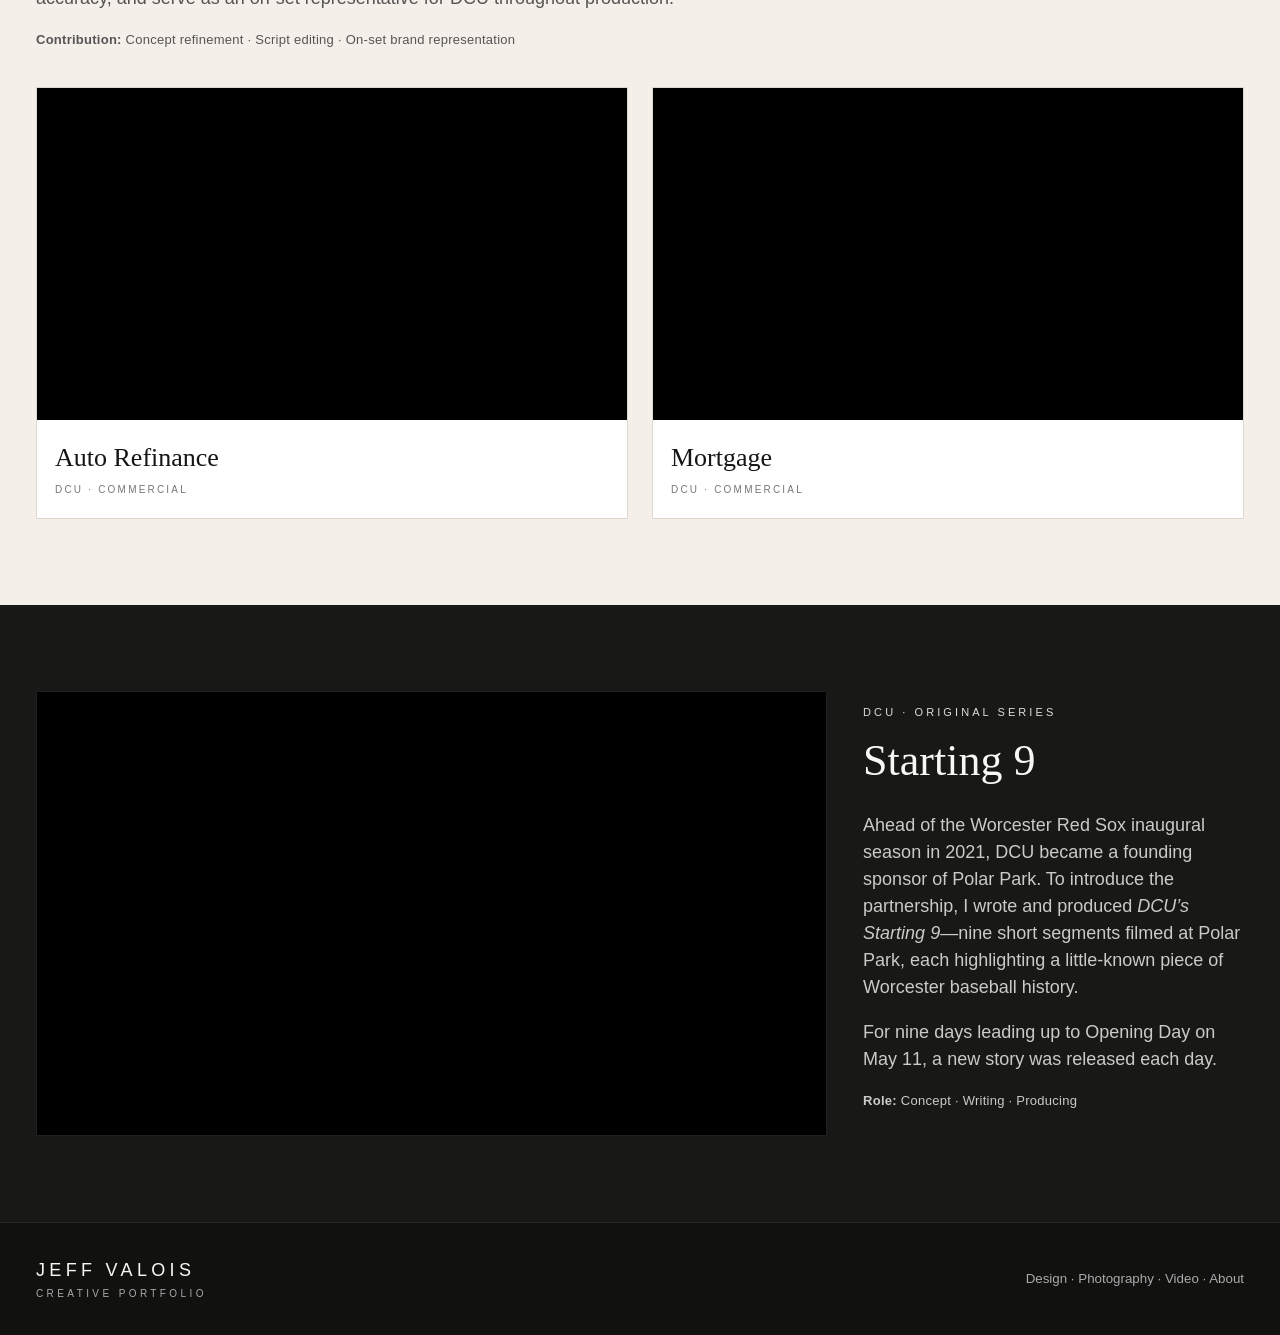
<file: video.html>
<!doctype html>
<html>
<head>
  <meta charset="utf-8">
  <meta name="viewport" content="width=device-width,initial-scale=1">
  <title>Video — Jeff Valois</title>
  <link rel="stylesheet" href="styles.css">
</head>
<body>
<header class="site-header">
  <div class="wrap nav">
    <a class="brand" href="index.html">JEFF VALOIS<small>CREATIVE PORTFOLIO</small></a>
    <nav class="menu">
      <a href="design.html">Design</a>
      <a href="photography.html">Photography</a>
      <a class="active" href="video.html">Video</a>
      <a href="about.html">About</a>
    </nav>
  </div>
</header>

<section class="paper video-intro">
  <div class="wrap">
    <div class="eyebrow" style="color:#777">Video</div>
    <h1 class="lead">Stories in motion.</h1>
    <p>A selection of commercial, branded, and customer storytelling work—from national advertising production to original series and customer success stories.</p>
  </div>
</section>

<section class="video-section">
  <div class="wrap">
    <div class="section-head">
      <div><div class="eyebrow">Tripleseat</div><h2>Customer Success Stories</h2></div>
    </div>
    <div class="section-copy">
      <p>Customer success stories became an important part of Tripleseat’s marketing strategy, with video at the center of each project. I evolved the style and production quality of the series to help elevate the Tripleseat brand while keeping the focus on the experiences and insights of its customers.</p>
    </div>
    <div class="video-grid three">
      <article class="video-card">
        <div class="video-frame"><iframe loading="lazy" src="https://player.vimeo.com/video/864081385" title="Tripleseat and Narragansett Beer" allow="autoplay; fullscreen; picture-in-picture" allowfullscreen></iframe></div>
        <div class="video-card-body"><h3>Narragansett Beer</h3><div class="meta">Customer success story</div></div>
      </article>
      <article class="video-card">
        <div class="video-frame"><iframe loading="lazy" src="https://player.vimeo.com/video/914836738" title="Tripleseat and Jean Georges" allow="autoplay; fullscreen; picture-in-picture" allowfullscreen></iframe></div>
        <div class="video-card-body"><h3>Jean-Georges</h3><div class="meta">Customer success story</div></div>
      </article>
      <article class="video-card">
        <div class="video-frame"><iframe loading="lazy" src="https://player.vimeo.com/video/878017419" title="Tripleseat and Harpoon Brewery" allow="autoplay; fullscreen; picture-in-picture" allowfullscreen></iframe></div>
        <div class="video-card-body"><h3>Harpoon Brewery</h3><div class="meta">Customer success story</div></div>
      </article>
    </div>

    <div style="margin-top:42px"><div class="eyebrow">More from the series</div></div>
    <div class="more-video">
      <a href="https://vimeo.com/830264685?fl=pl&fe=sh" target="_blank" rel="noreferrer"><strong>Lord Hobo Brewery</strong><span>Watch on Vimeo ↗</span></a>
      <a href="https://vimeo.com/827000947?fl=pl&fe=sh" target="_blank" rel="noreferrer"><strong>Belles Beach House</strong><span>Watch on Vimeo ↗</span></a>
    </div>
  </div>
</section>

<section class="video-section paper">
  <div class="wrap">
    <div class="section-head">
      <div><div class="eyebrow" style="color:#777">DCU · Digital Federal Credit Union</div><h2>Commercial Production</h2></div>
    </div>
    <div class="section-copy">
      <p>I worked as part of the production team to refine campaign concepts, edit scripts for tone and accuracy, and serve as an on-set representative for DCU throughout production.</p>
      <p class="video-role"><strong>Contribution:</strong> Concept refinement · Script editing · On-set brand representation</p>
    </div>
    <div class="video-grid">
      <article class="video-card">
        <div class="video-frame"><iframe loading="lazy" referrerpolicy="strict-origin-when-cross-origin" src="https://www.youtube.com/embed/pBWl_aKzRlw" title="DCU Auto Refinance commercial" allow="accelerometer; autoplay; clipboard-write; encrypted-media; gyroscope; picture-in-picture; web-share" allowfullscreen></iframe></div>
        <div class="video-card-body"><h3>Auto Refinance</h3><div class="meta">DCU · Commercial</div></div>
      </article>
      <article class="video-card">
        <div class="video-frame"><iframe loading="lazy" referrerpolicy="strict-origin-when-cross-origin" src="https://www.youtube.com/embed/pZxROlr7CbM" title="DCU Mortgage commercial" allow="accelerometer; autoplay; clipboard-write; encrypted-media; gyroscope; picture-in-picture; web-share" allowfullscreen></iframe></div>
        <div class="video-card-body"><h3>Mortgage</h3><div class="meta">DCU · Commercial</div></div>
      </article>
    </div>
  </div>
</section>

<section class="video-section" style="background:#181917">
  <div class="wrap video-feature">
    <div class="video-frame"><iframe loading="lazy" referrerpolicy="strict-origin-when-cross-origin" src="https://www.youtube.com/embed/-08DmgHDubQ" title="DCU Starting 9" allow="accelerometer; autoplay; clipboard-write; encrypted-media; gyroscope; picture-in-picture; web-share" allowfullscreen></iframe></div>
    <div class="video-feature-copy">
      <div class="eyebrow">DCU · Original Series</div>
      <h3>Starting 9</h3>
      <p>Ahead of the Worcester Red Sox inaugural season in 2021, DCU became a founding sponsor of Polar Park. To introduce the partnership, I wrote and produced <em>DCU’s Starting 9</em>—nine short segments filmed at Polar Park, each highlighting a little-known piece of Worcester baseball history.</p>
      <p>For nine days leading up to Opening Day on May 11, a new story was released each day.</p>
      <p class="video-role"><strong>Role:</strong> Concept · Writing · Producing</p>
    </div>
  </div>
</section>

<footer class="footer">
  <div class="wrap">
    <div class="brand" style="font-size:18px">JEFF VALOIS<small>CREATIVE PORTFOLIO</small></div>
    <small>Design · Photography · Video · About</small>
  </div>
</footer>
</body>
</html>
</file>
<file: styles.css>
:root{--bg:#111210;--bg2:#181917;--paper:#f4f0e9;--ink:#151515;--muted:#989a95;--line:rgba(255,255,255,.16);--cream:#eee8df;--accent:#c8a66b;--max:1440px}
*{box-sizing:border-box} html{scroll-behavior:smooth} body{margin:0;background:var(--bg);color:#f7f7f4;font-family:Inter,Arial,Helvetica,sans-serif;line-height:1.5} img{max-width:100%;display:block} a{color:inherit;text-decoration:none}.wrap{width:min(var(--max),calc(100% - 72px));margin:auto}.site-header{position:sticky;top:0;z-index:50;background:rgba(15,16,15,.92);backdrop-filter:blur(10px);border-bottom:1px solid rgba(255,255,255,.08)}.nav{height:78px;display:flex;align-items:center;justify-content:space-between}.brand{letter-spacing:.24em;font-size:24px;font-weight:300}.brand small{display:block;font-size:10px;letter-spacing:.34em;margin-top:2px;color:#ddd}.menu{display:flex;gap:42px;font-size:12px;letter-spacing:.18em;text-transform:uppercase}.menu a{opacity:.78}.menu a:hover,.menu a.active{opacity:1}.menu a.active:after{content:"";display:block;height:1px;background:#fff;margin-top:8px}.hero{min-height:68vh;position:relative;display:flex;align-items:end;overflow:hidden}.hero img{position:absolute;inset:0;width:100%;height:100%;object-fit:cover}.hero:after{content:"";position:absolute;inset:0;background:linear-gradient(90deg,rgba(5,5,5,.72),rgba(5,5,5,.18) 58%,rgba(5,5,5,.04)),linear-gradient(0deg,rgba(0,0,0,.35),transparent 42%)}.hero-copy{position:relative;z-index:2;padding:70px 0 74px;max-width:700px}.eyebrow{text-transform:uppercase;letter-spacing:.28em;font-size:11px;color:#ddd}.display{font-family:Georgia,'Times New Roman',serif;font-weight:400;font-size:clamp(54px,6.4vw,108px);line-height:.92;letter-spacing:-.045em;margin:14px 0 20px}.hero p{max-width:500px;font-size:18px;color:#ecece7}.section{padding:92px 0}.paper{background:var(--paper);color:var(--ink)}.section-head{display:flex;align-items:end;justify-content:space-between;gap:30px;margin-bottom:42px}.section-head h2,.title{font-family:Georgia,'Times New Roman',serif;font-weight:400;letter-spacing:-.035em;font-size:clamp(44px,5vw,76px);line-height:.95;margin:0}.section-head p{color:#666;max-width:550px;margin:0}.grid{display:grid;gap:22px}.grid.two{grid-template-columns:repeat(2,minmax(0,1fr))}.grid.three{grid-template-columns:repeat(3,minmax(0,1fr))}.card{position:relative;overflow:hidden;background:#20211f}.card img{width:100%;aspect-ratio:16/10;object-fit:cover;transition:transform .5s ease}.card:hover img{transform:scale(1.025)}.card-body{padding:22px 22px 25px}.card h3{font-family:Georgia,'Times New Roman',serif;font-size:30px;font-weight:400;margin:0 0 7px}.meta{font-size:10px;letter-spacing:.22em;text-transform:uppercase;color:#aaa}.paper .card{background:white;color:#111;border:1px solid #ded9d0}.paper .meta{color:#777}.button{display:inline-flex;align-items:center;gap:15px;border:1px solid currentColor;padding:14px 18px;font-size:11px;letter-spacing:.18em;text-transform:uppercase;margin-top:18px}.feature-split{display:grid;grid-template-columns:1fr 1.25fr;min-height:470px}.feature-copy{display:flex;flex-direction:column;justify-content:center;padding:68px}.feature-image img{width:100%;height:100%;object-fit:cover}.feature-copy h2{font-family:Georgia,'Times New Roman',serif;font-size:64px;font-weight:400;margin:6px 0 16px}.feature-copy p{max-width:420px;color:#ccc}.photo-strip{display:grid;grid-template-columns:repeat(6,1fr);height:210px;overflow:hidden}.photo-strip img{width:100%;height:100%;object-fit:cover}.intro-grid{display:grid;grid-template-columns:.78fr 1.22fr;gap:70px;align-items:start}.project-copy h1{font-family:Georgia,'Times New Roman',serif;font-weight:400;font-size:clamp(56px,6vw,92px);line-height:.92;margin:12px 0 18px}.project-copy p{font-size:18px;color:#d0d0cb}.project-copy .role{margin-top:30px;border-top:1px solid var(--line);padding-top:20px}.project-hero{background:#e9e5de;padding:38px}.project-hero img{width:100%;max-height:720px;object-fit:contain}.gallery-masonry{columns:3 320px;column-gap:14px}.gallery-item{break-inside:avoid;margin:0 0 14px;cursor:pointer;overflow:hidden;background:#222}.gallery-item img{width:100%;height:auto;transition:.35s}.gallery-item:hover img{transform:scale(1.015);filter:brightness(.92)}.filters{display:flex;gap:30px;flex-wrap:wrap;margin:25px 0 40px}.filters button{appearance:none;border:0;background:none;color:#aaa;padding:0 0 9px;letter-spacing:.18em;text-transform:uppercase;font-size:11px;cursor:pointer}.filters button.active{color:white;border-bottom:1px solid white}.lightbox{position:fixed;inset:0;background:rgba(0,0,0,.94);display:none;align-items:center;justify-content:center;z-index:100;padding:40px}.lightbox.open{display:flex}.lightbox img{max-width:92vw;max-height:88vh;object-fit:contain}.lightbox button{position:absolute;top:24px;right:28px;background:none;border:0;color:white;font-size:34px;cursor:pointer}.about-grid{display:grid;grid-template-columns:1fr .9fr;gap:80px}.about-grid .lead{font-family:Georgia,'Times New Roman',serif;font-size:48px;line-height:1.08}.about-grid p{font-size:19px;color:#333}.footer{padding:34px 0;border-top:1px solid rgba(255,255,255,.1)}.footer .wrap{display:flex;justify-content:space-between;align-items:center}.footer small{color:#aaa}.year-grid{display:grid;grid-template-columns:repeat(4,1fr);gap:18px}.year-card{background:white;color:#111;padding:22px;text-align:center}.year-card img{aspect-ratio:1.1/1;object-fit:contain;width:100%}.year-card h4{margin:12px 0 0;font-size:18px}.year-card small{color:#666;text-transform:uppercase;letter-spacing:.16em}.maps{display:grid;grid-template-columns:repeat(2,1fr);gap:26px}.maps img{background:white;padding:12px}.banners-stage{background:white;padding:32px}.banners-stage img{width:100%;object-fit:contain}.note{font-size:12px;color:#aaa;margin-top:14px}.hide{display:none!important}
@media(max-width:900px){.wrap{width:min(100% - 36px,var(--max))}.menu{gap:18px}.brand{font-size:18px}.hero{min-height:60vh}.feature-split,.intro-grid,.about-grid{grid-template-columns:1fr}.feature-copy{padding:44px 28px}.grid.two,.grid.three,.maps{grid-template-columns:1fr}.year-grid{grid-template-columns:repeat(2,1fr)}.photo-strip{grid-template-columns:repeat(3,1fr);height:360px}.section{padding:64px 0}.nav{height:68px}}
@media(max-width:620px){.menu{font-size:10px;gap:12px}.brand small{display:none}.display{font-size:52px}.hero-copy{padding-bottom:44px}.year-grid{grid-template-columns:1fr}.photo-strip{grid-template-columns:repeat(2,1fr);height:480px}.section-head{display:block}.section-head p{margin-top:14px}.feature-copy h2{font-size:50px}}

/* About page additions */
.about-profile{display:grid;grid-template-columns:minmax(0,.82fr) minmax(0,1.18fr);gap:76px;align-items:center}.about-portrait{margin:0}.about-portrait img{width:50%;aspect-ratio:4/5;object-fit:cover;object-position:center;border:1px solid #ded9d0}.about-portrait small{display:block;margin-top:12px;color:#777;font-size:11px;letter-spacing:.12em;text-transform:uppercase}.about-copy .lead{font-family:Georgia,'Times New Roman',serif;font-size:clamp(44px,5vw,70px);line-height:1.02;letter-spacing:-.035em;margin:14px 0 28px}.about-copy p{font-size:19px;color:#333;max-width:760px}.contact-block{margin-top:38px;padding-top:28px;border-top:1px solid #d7d1c7}.contact-links{display:flex;flex-wrap:wrap;gap:12px;margin-top:16px}.contact-links a{display:inline-flex;align-items:center;gap:12px;border:1px solid #aaa;padding:12px 15px;font-size:11px;letter-spacing:.16em;text-transform:uppercase;transition:.2s ease}.contact-links a:hover{background:#171817;color:#fff;border-color:#171817}.contact-links span{font-size:14px}.about-intro{padding-top:78px;padding-bottom:86px}
@media(max-width:900px){.about-profile{grid-template-columns:1fr;gap:44px}.about-portrait img{aspect-ratio:16/10}.about-copy .lead{font-size:52px}}

.about-family{margin:42px 0 0}.about-family img{width:100%;aspect-ratio:3/2;object-fit:cover;border:1px solid #ded9d0}.about-family figcaption{margin-top:10px;color:#777;font-size:11px;letter-spacing:.12em;text-transform:uppercase}

/* Video page */
.video-intro{padding:84px 0 72px}.video-intro .lead{font-family:Georgia,'Times New Roman',serif;font-size:clamp(54px,6vw,92px);line-height:.95;letter-spacing:-.04em;margin:12px 0 22px}.video-intro p{max-width:760px;font-size:19px;color:#555}.video-section{padding:86px 0}.video-section.paper{background:var(--paper);color:var(--ink)}.video-section .section-copy{max-width:780px;margin-bottom:38px}.video-section .section-copy p{font-size:18px;color:#c9cac4}.video-section.paper .section-copy p{color:#555}.video-role{margin-top:16px;font-size:13px!important;letter-spacing:.02em}.video-grid{display:grid;grid-template-columns:repeat(2,minmax(0,1fr));gap:24px}.video-grid.three{grid-template-columns:repeat(3,minmax(0,1fr))}.video-card{background:#1c1d1b;border:1px solid rgba(255,255,255,.1)}.paper .video-card{background:#fff;border-color:#ddd7cd}.video-frame{position:relative;width:100%;aspect-ratio:16/9;background:#000;overflow:hidden}.video-frame iframe{position:absolute;inset:0;width:100%;height:100%;border:0}.video-card-body{padding:18px 18px 21px}.video-card h3{font-family:Georgia,'Times New Roman',serif;font-weight:400;font-size:26px;margin:0 0 5px}.video-card .meta{color:#aaa}.paper .video-card .meta{color:#777}.video-feature{display:grid;grid-template-columns:minmax(0,1.35fr) minmax(300px,.65fr);gap:36px;align-items:center}.video-feature .video-frame{border:1px solid rgba(255,255,255,.12)}.video-feature-copy h3{font-family:Georgia,'Times New Roman',serif;font-size:44px;font-weight:400;margin:8px 0 14px}.video-feature-copy p{color:#cacbc6;font-size:18px}.more-video{display:grid;grid-template-columns:repeat(2,minmax(0,1fr));gap:18px;margin-top:28px}.more-video a{display:flex;justify-content:space-between;gap:20px;align-items:center;border:1px solid #d8d2c7;background:#fff;padding:20px 22px;transition:.2s ease}.more-video a:hover{transform:translateY(-2px);border-color:#999}.more-video strong{font-family:Georgia,'Times New Roman',serif;font-size:24px;font-weight:400}.more-video span{font-size:11px;letter-spacing:.16em;text-transform:uppercase;color:#777}@media(max-width:900px){.video-grid,.video-grid.three,.video-feature{grid-template-columns:1fr}.more-video{grid-template-columns:1fr}.video-section{padding:64px 0}}
.video-section:not(.paper) .more-video a{background:#1c1d1b;border-color:rgba(255,255,255,.14);color:#f7f7f4}.video-section:not(.paper) .more-video a:hover{border-color:#777}.video-section:not(.paper) .more-video span{color:#aaa}
</file>
